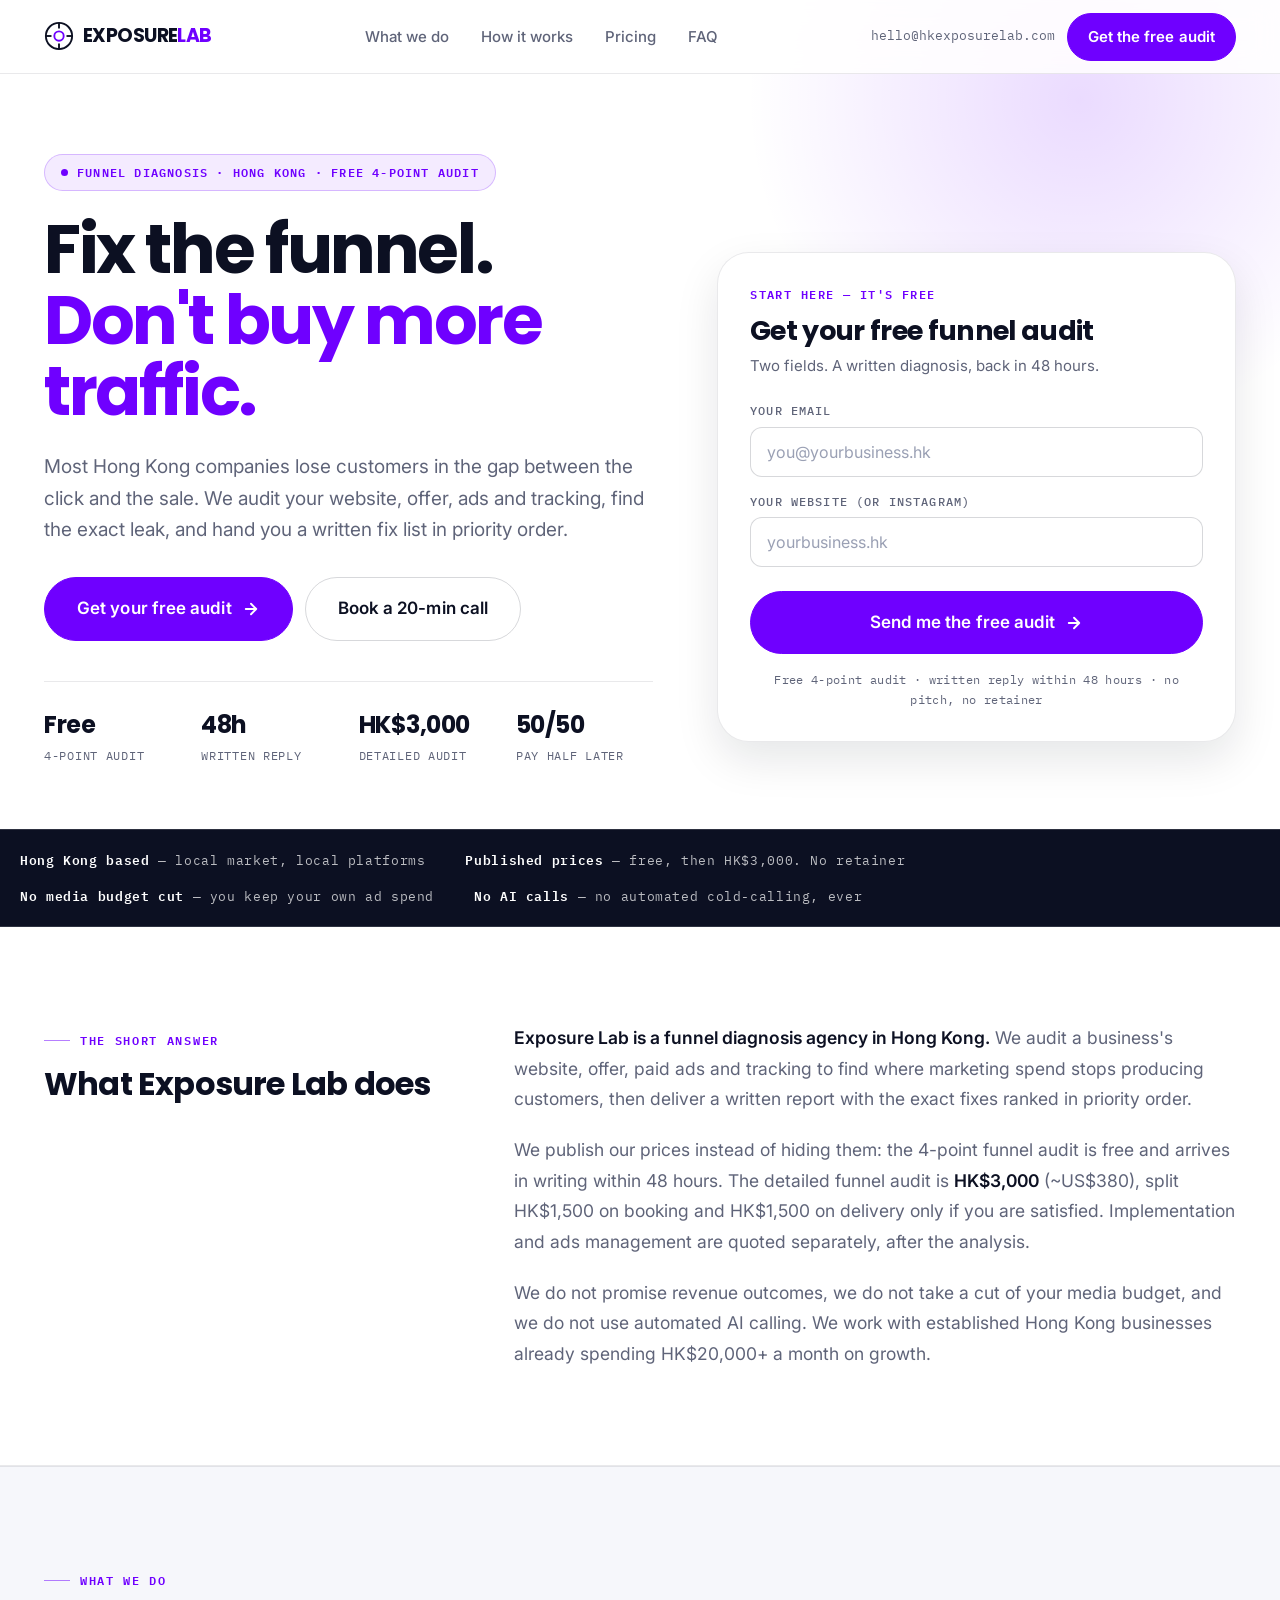
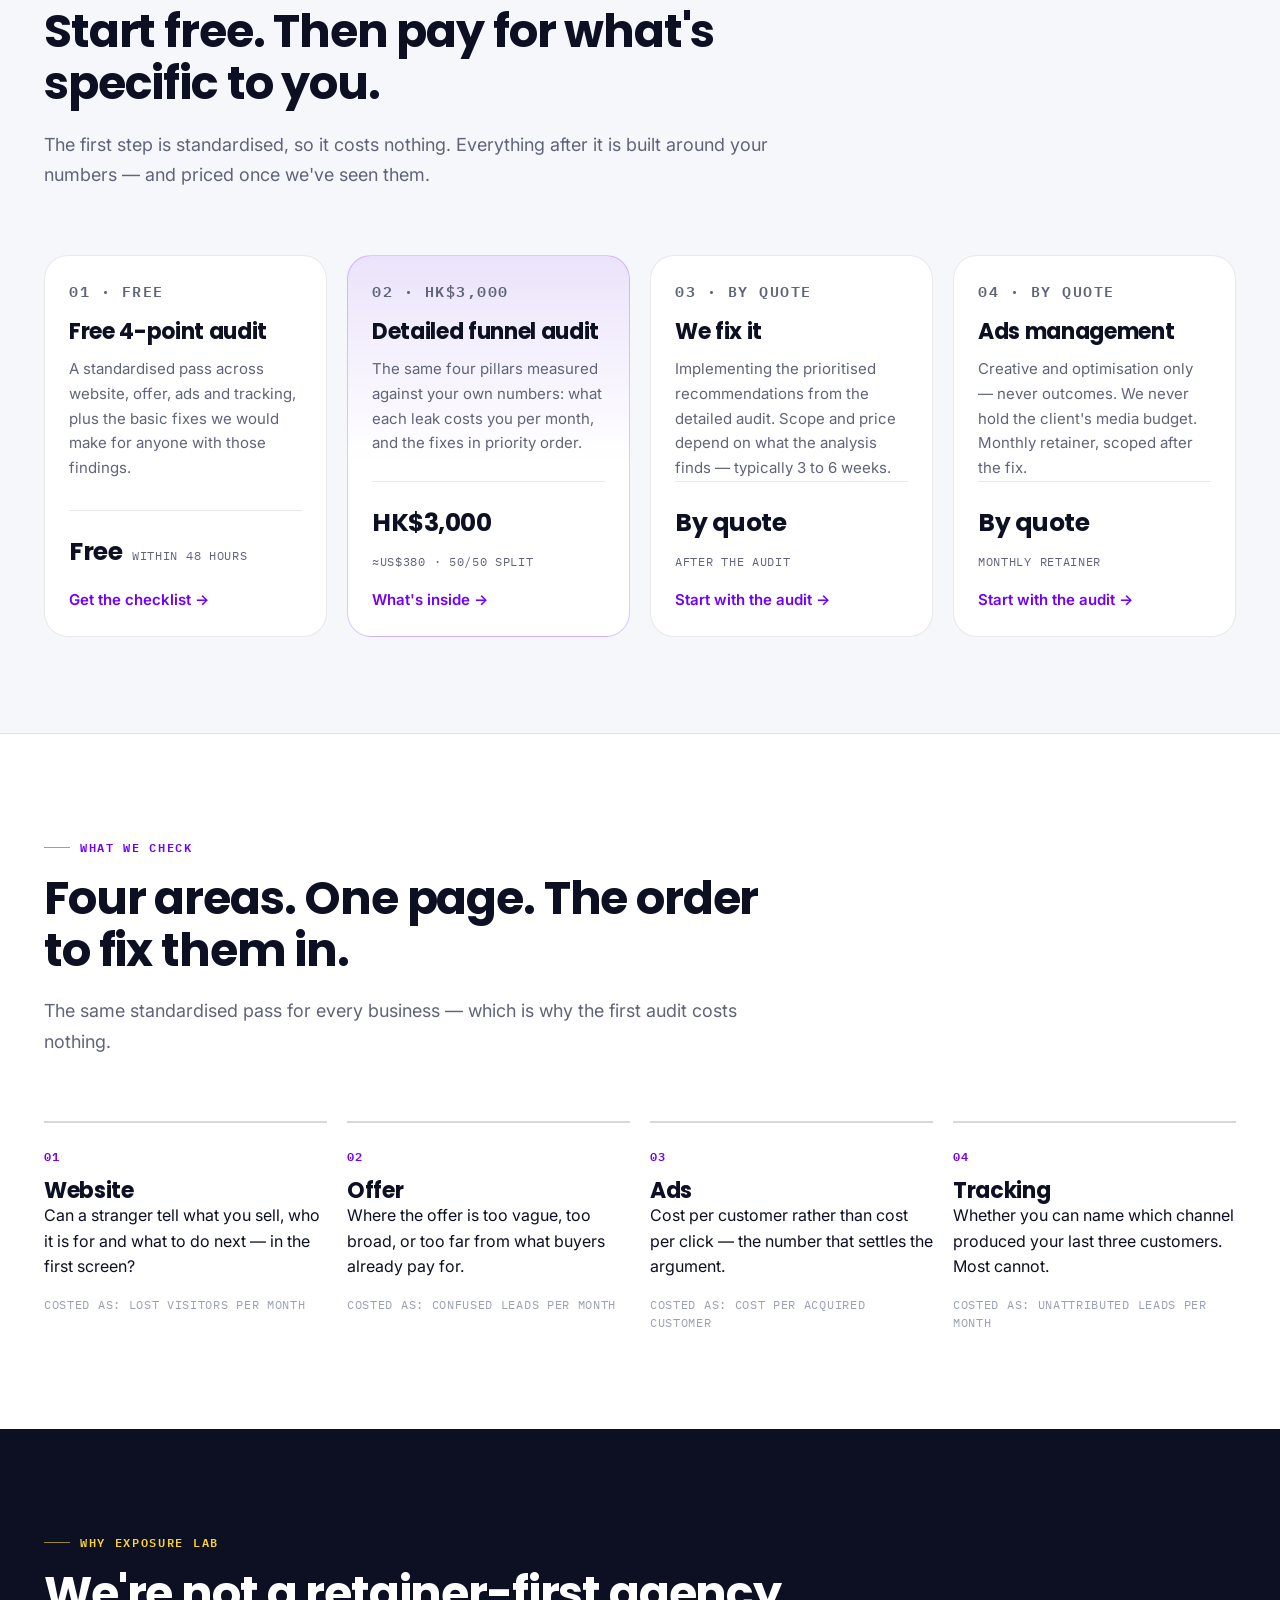
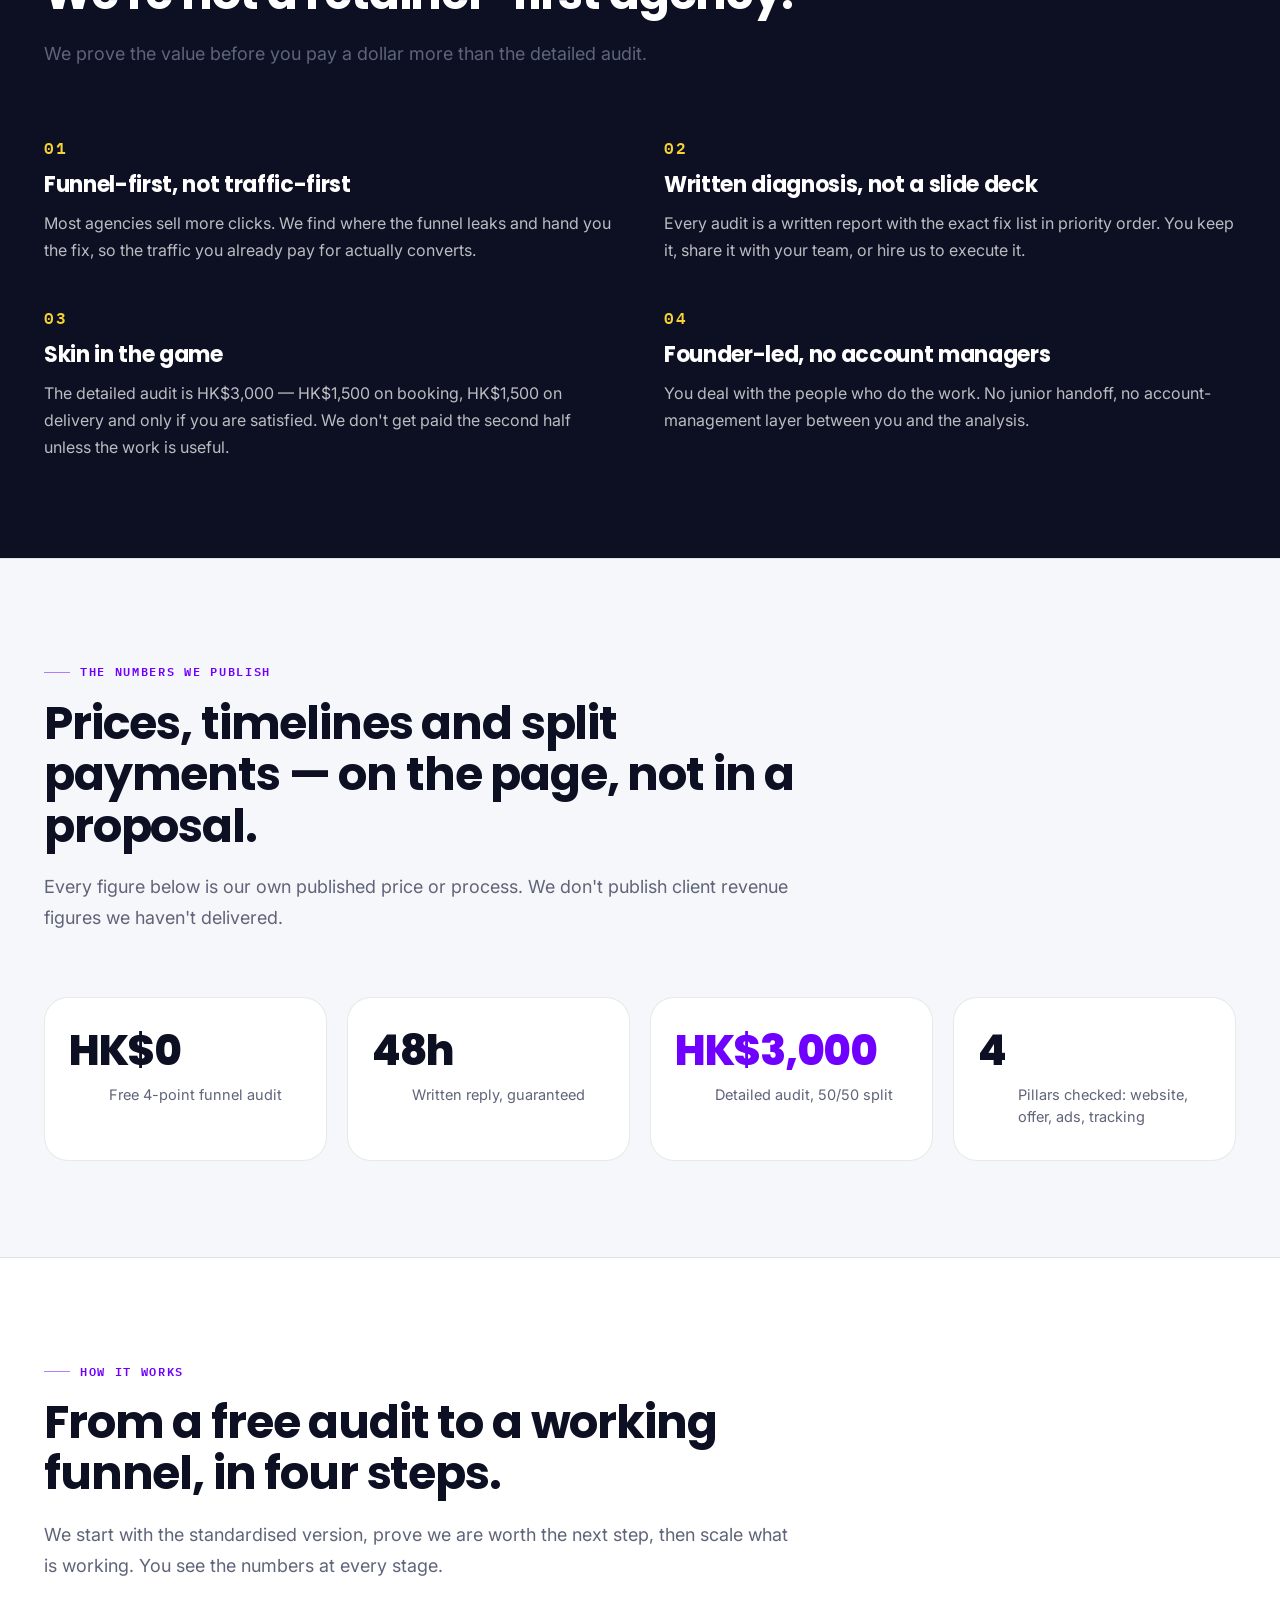
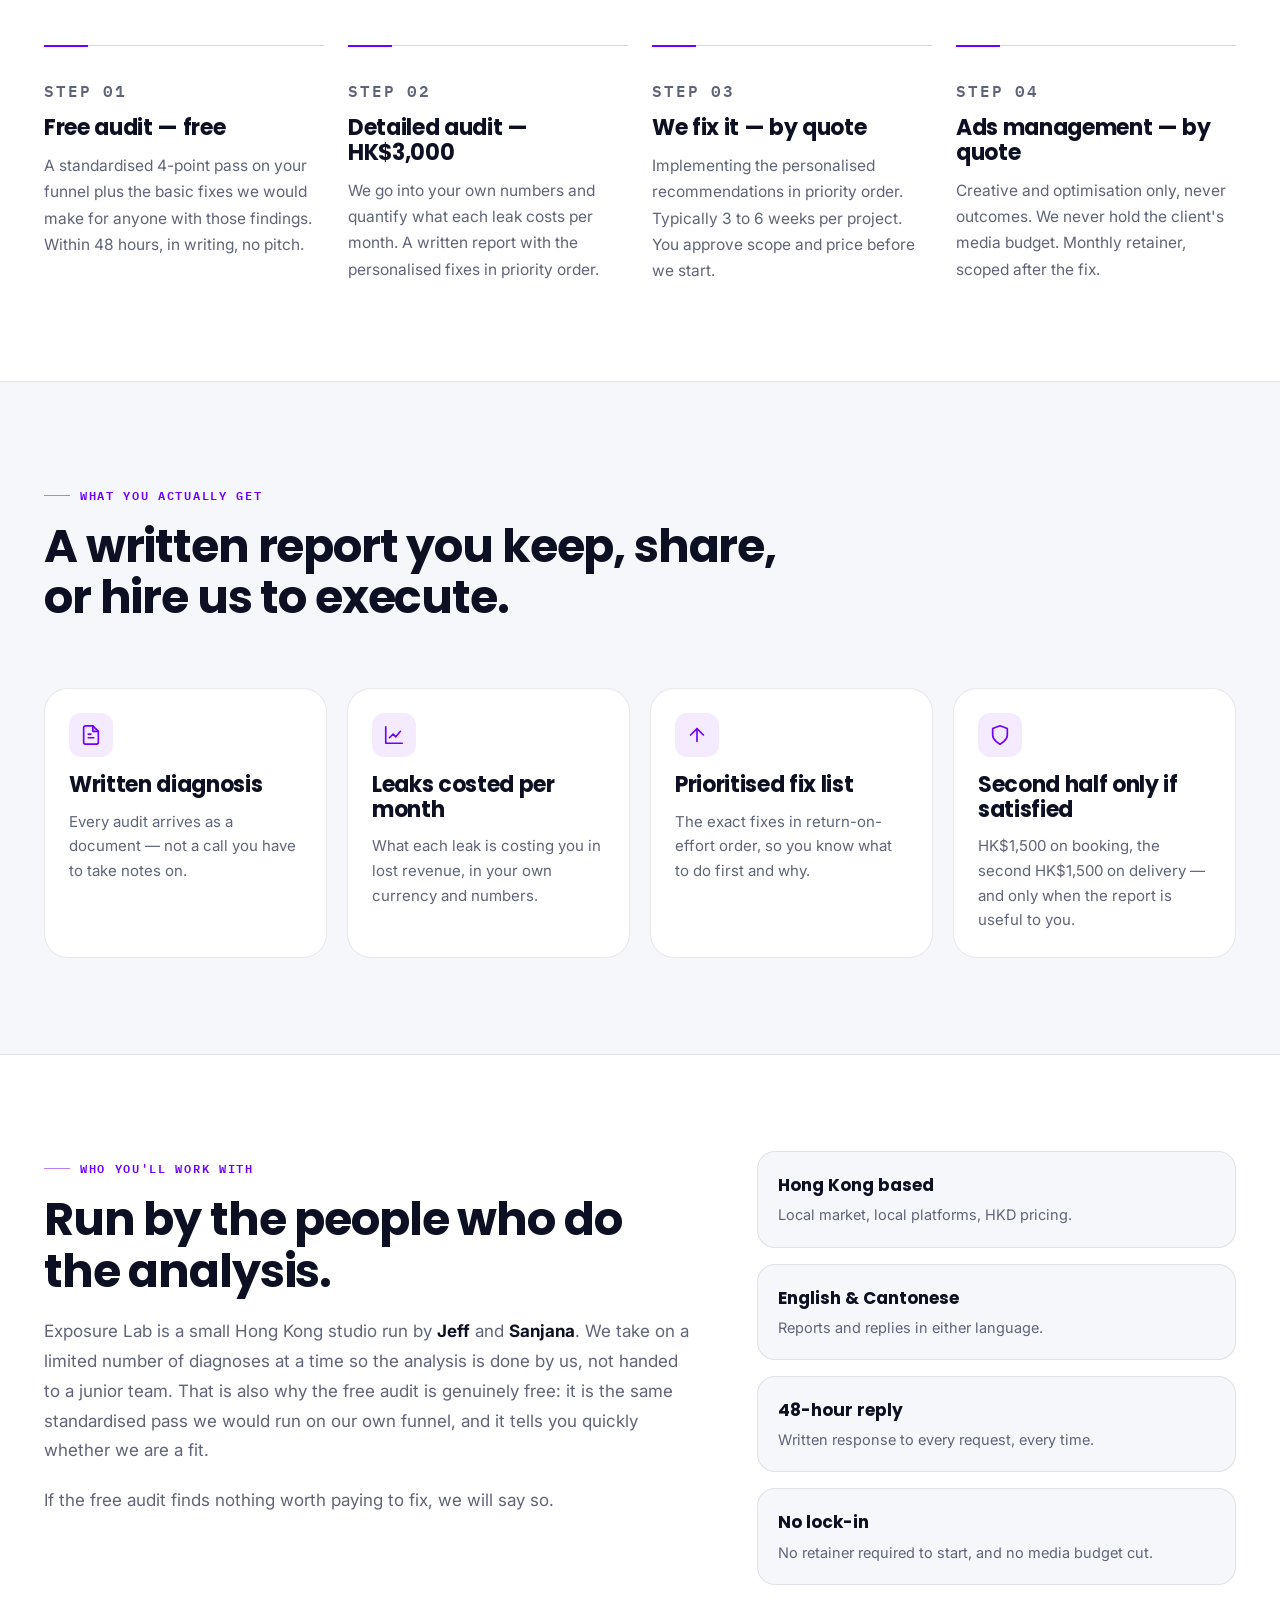
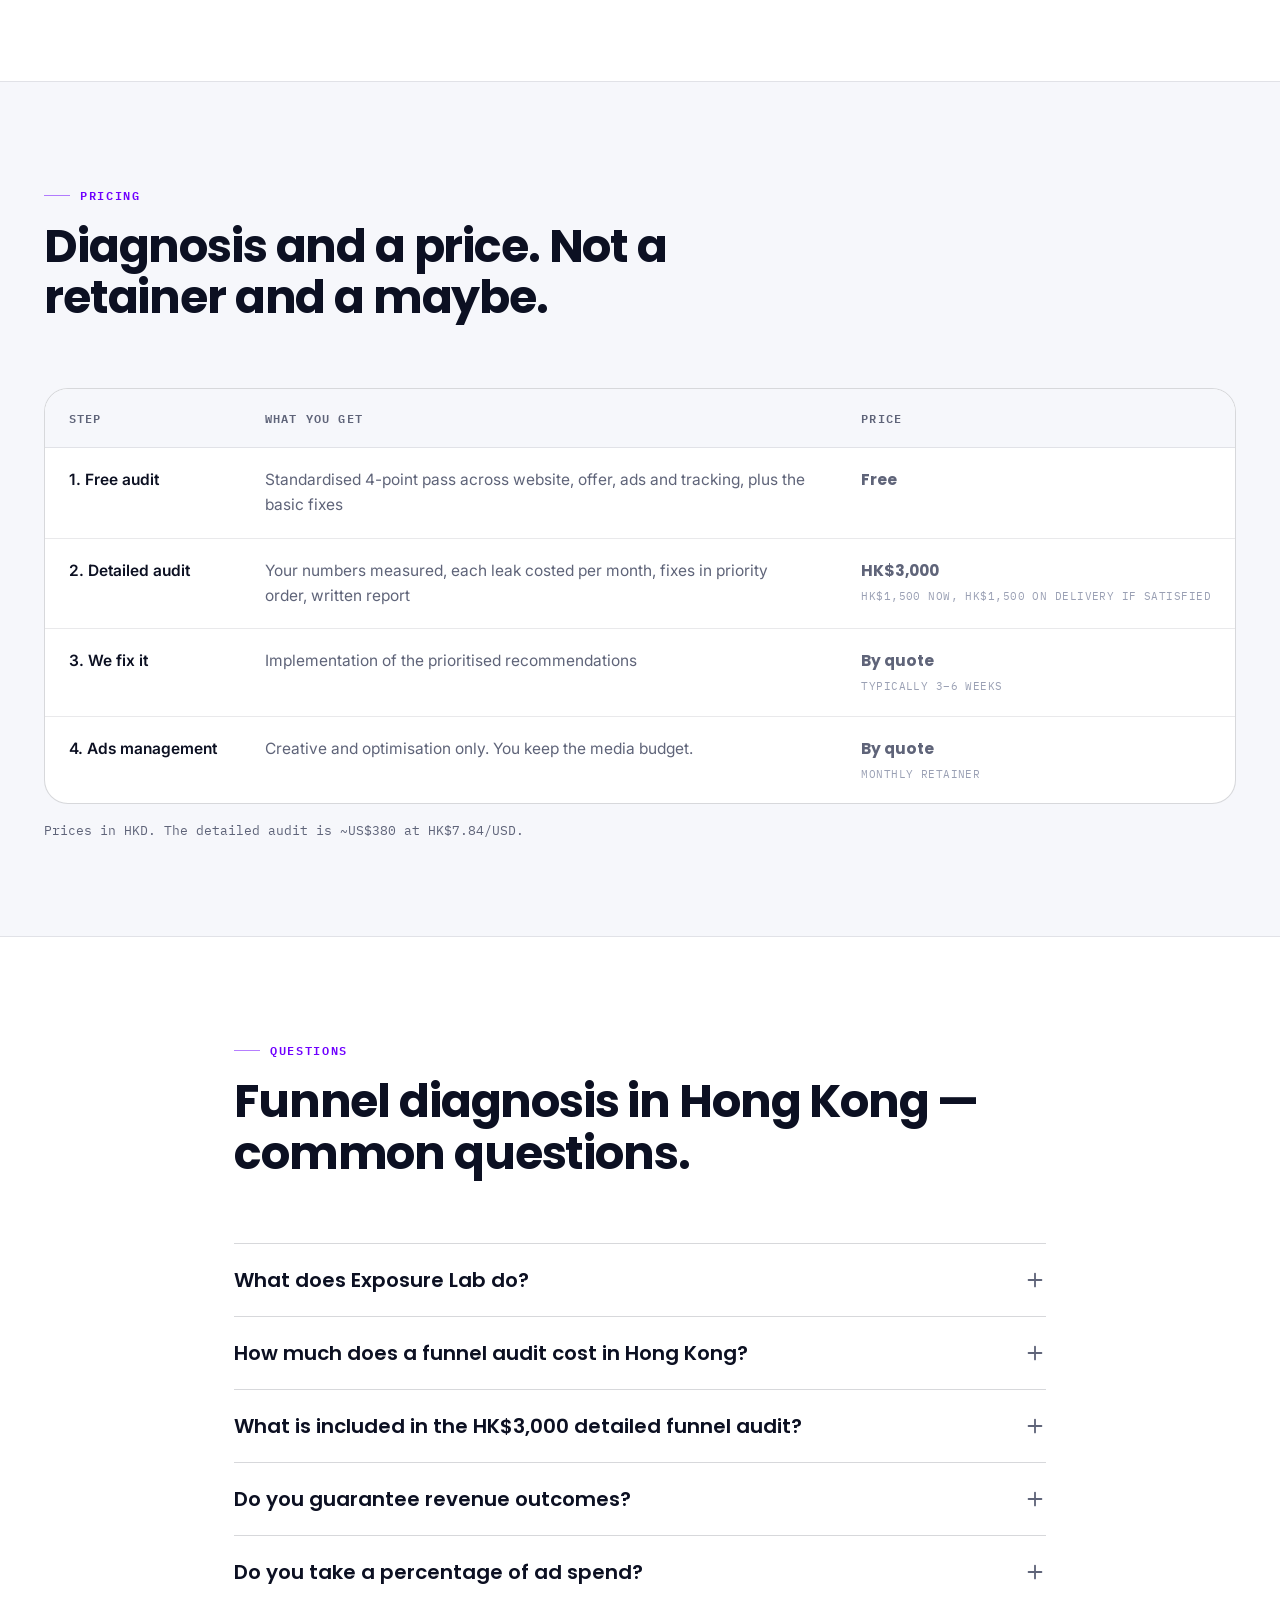
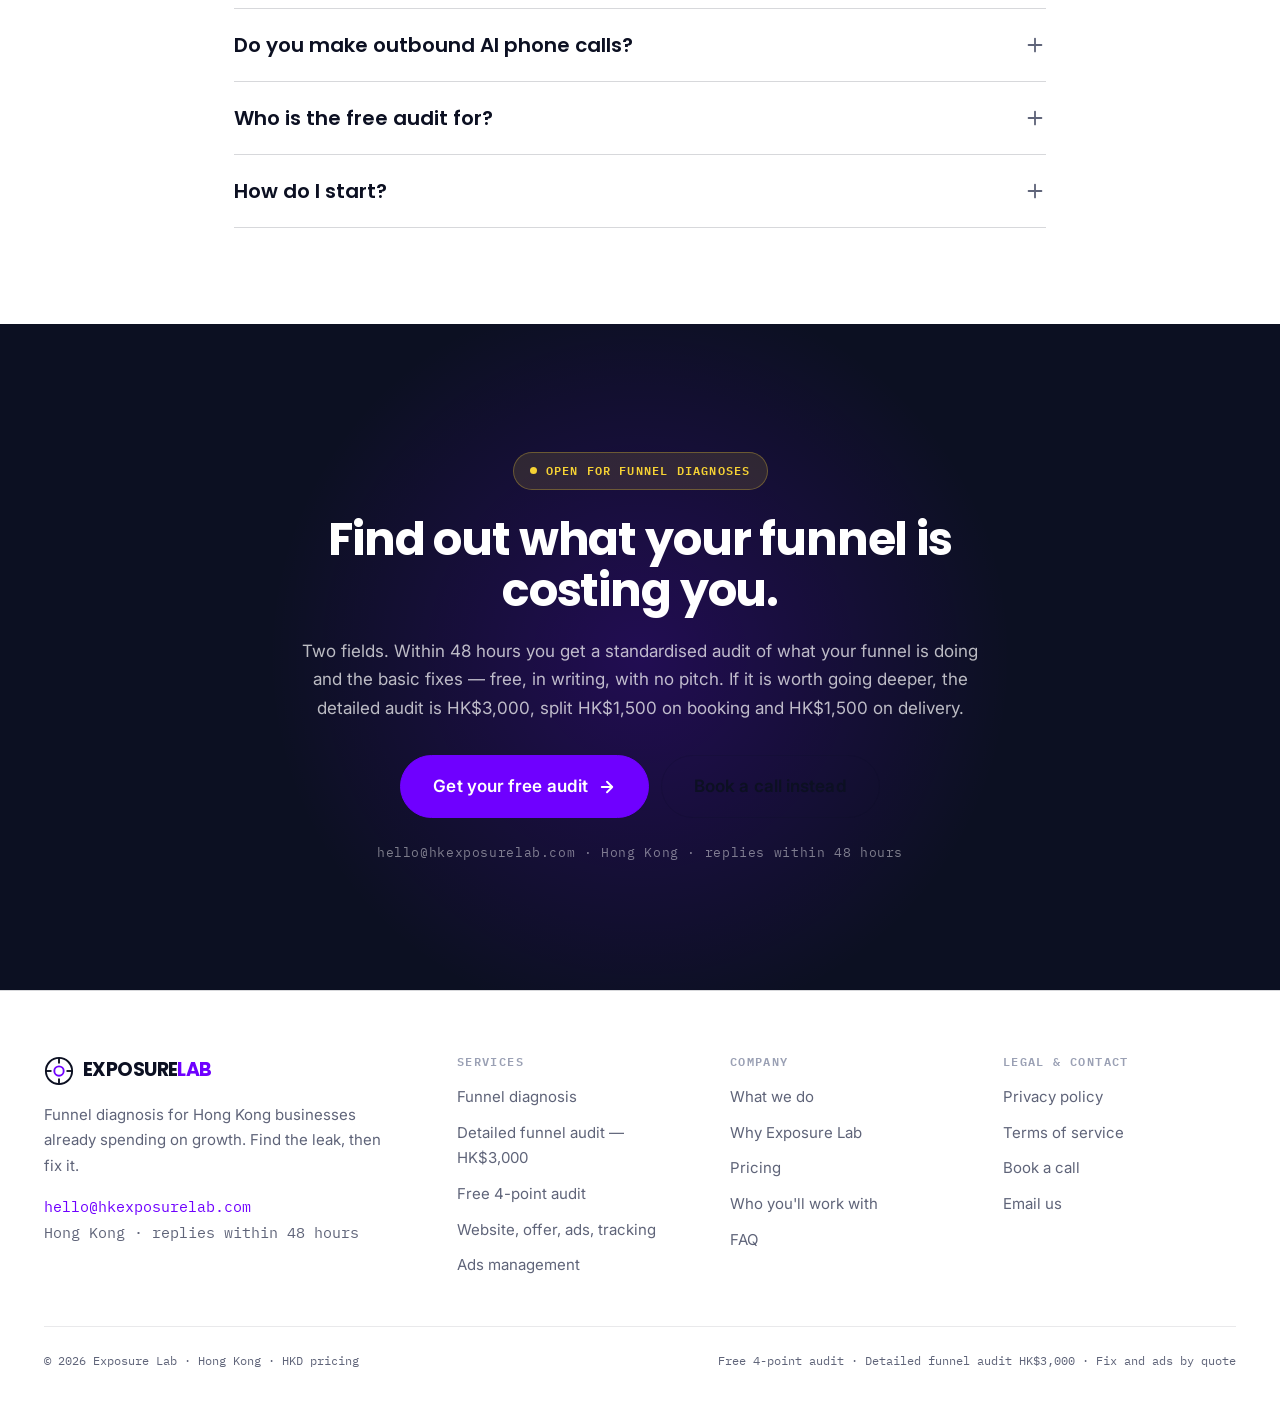
<file: index.html>
<!DOCTYPE html>
<html lang="en">
<head>
<meta charset="UTF-8">
<meta name="viewport" content="width=device-width, initial-scale=1.0, viewport-fit=cover">
<meta name="theme-color" content="#0c1022">
<title>Exposure Lab — Funnel Diagnosis Agency in Hong Kong | Free 4-Point Audit</title>
<meta name="description" content="Exposure Lab is a funnel diagnosis agency in Hong Kong. We find where marketing spend stops producing customers across website, offer, ads and tracking, and hand you a written fix list. Free 4-point audit first; detailed funnel audit HK$3,000 (HK$1,500 on booking, HK$1,500 on delivery only if satisfied). For HK businesses already spending HK$20,000+ a month.">
<meta name="keywords" content="funnel diagnosis Hong Kong, marketing audit Hong Kong, conversion rate optimisation HK, digital marketing agency Hong Kong, funnel leak, CRO consultant Hong Kong">
<link rel="canonical" href="https://hkexposurelab.com/">
<link rel="icon" href="/favicon.svg" type="image/svg+xml">
<meta property="og:title" content="Exposure Lab — Funnel Diagnosis Agency in Hong Kong">
<meta property="og:description" content="We find where your marketing spend stops producing customers. Free 4-point audit. Detailed funnel audit HK$3,000 with a written fix list.">
<meta property="og:url" content="https://hkexposurelab.com/">
<meta property="og:type" content="website">
<meta property="og:site_name" content="Exposure Lab">
<meta property="og:image" content="https://hkexposurelab.com/og-image.png">
<meta property="og:image:width" content="1200">
<meta property="og:image:height" content="630">
<meta name="twitter:card" content="summary_large_image">
<meta name="twitter:title" content="Exposure Lab — Funnel Diagnosis Agency in Hong Kong">
<meta name="twitter:description" content="We find where your marketing spend stops producing customers. Free 4-point audit. Detailed funnel audit HK$3,000 with a written fix list.">
<meta name="twitter:image" content="https://hkexposurelab.com/og-image.png">
<meta name="robots" content="index, follow, max-snippet:-1, max-image-preview:large, max-video-preview:-1">
<meta name="googlebot" content="index, follow">
<meta name="author" content="Exposure Lab">
<meta name="geo.region" content="HK">
<meta name="geo.placename" content="Hong Kong">

<script type="application/ld+json">
{"@context":"https://schema.org","@graph":[
{"@type":"Organization","@id":"https://hkexposurelab.com/#org","name":"Exposure Lab","url":"https://hkexposurelab.com/","email":"hello@hkexposurelab.com","description":"Funnel diagnosis agency in Hong Kong. We find where marketing spend stops producing customers and deliver a written fix list.","areaServed":{"@type":"Country","name":"Hong Kong"},"knowsAbout":["Funnel diagnosis","Conversion rate optimisation","Marketing audit","Paid ads measurement","Attribution and tracking"],"contactPoint":{"@type":"ContactPoint","contactType":"sales","email":"hello@hkexposurelab.com","availableLanguage":["en","zh-Hant"]}},
{"@type":"WebSite","@id":"https://hkexposurelab.com/#website","url":"https://hkexposurelab.com/","name":"Exposure Lab","inLanguage":"en-HK","publisher":{"@id":"https://hkexposurelab.com/#org"}},
{"@type":"ProfessionalService","@id":"https://hkexposurelab.com/#service","name":"Exposure Lab","description":"Funnel diagnosis for Hong Kong businesses already spending on growth. Free 4-point audit, then a HK$3,000 detailed funnel audit with a written fix list.","priceRange":"HKD 0 - 3000","areaServed":{"@type":"Country","name":"Hong Kong"},"serviceType":["Funnel diagnosis","Digital marketing audit","Conversion rate optimisation"],"hasOfferCatalog":{"@type":"OfferCatalog","name":"Exposure Lab offer ladder","itemListElement":[
{"@type":"Offer","name":"Free 4-point funnel audit","price":"0","priceCurrency":"HKD","description":"Standardised audit of website, offer, ads and tracking, plus the basic fixes. Written reply within 48 hours.","itemOffered":{"@type":"Service","name":"Free 4-point funnel audit"}},
{"@type":"Offer","name":"Detailed funnel audit","price":"3000","priceCurrency":"HKD","description":"Your own numbers measured, each leak costed per month, and the fixes ranked. HK$1,500 on booking, HK$1,500 on delivery only if satisfied.","itemOffered":{"@type":"Service","name":"Detailed funnel audit"}},
{"@type":"Offer","name":"The fix","priceCurrency":"HKD","description":"Implementing the prioritised recommendations from the detailed audit. Quoted per project, typically 3 to 6 weeks.","itemOffered":{"@type":"Service","name":"Funnel implementation"}},
{"@type":"Offer","name":"Ads management","priceCurrency":"HKD","description":"Creative and optimisation only, never outcomes. Monthly retainer. Exposure Lab never holds the client's media budget.","itemOffered":{"@type":"Service","name":"Ads management"}}
]}},
{"@type":"FAQPage","@id":"https://hkexposurelab.com/#faq","mainEntity":[
{"@type":"Question","name":"What does Exposure Lab do?","acceptedAnswer":{"@type":"Answer","text":"Exposure Lab is a funnel diagnosis agency in Hong Kong. We audit a business's website, offer, ads and tracking to find where marketing spend stops producing customers, then deliver a written report with the exact fixes ranked in priority order."}},
{"@type":"Question","name":"How much does a funnel audit cost in Hong Kong?","acceptedAnswer":{"@type":"Answer","text":"The 4-point funnel audit is free and delivered in writing within 48 hours. The detailed funnel audit is HK$3,000 (about US$380), split HK$1,500 on booking and HK$1,500 on delivery only if satisfied."}},
{"@type":"Question","name":"What is included in the HK$3,000 detailed funnel audit?","acceptedAnswer":{"@type":"Answer","text":"Your own numbers measured across website, offer, ads and tracking; what each leak costs per month; and a personalised fix list in priority order. You receive a written report you keep."}},
{"@type":"Question","name":"Does Exposure Lab guarantee revenue outcomes?","acceptedAnswer":{"@type":"Answer","text":"No. We diagnose and deliver a written fix list. Implementation is a separate step, quoted after the analysis. We never promise revenue outcomes."}},
{"@type":"Question","name":"Does Exposure Lab take a percentage of ad spend?","acceptedAnswer":{"@type":"Answer","text":"Never. Exposure Lab charges a flat monthly retainer for creative and optimisation only. The client holds the media budget directly."}},
{"@type":"Question","name":"Does Exposure Lab make outbound AI phone calls?","acceptedAnswer":{"@type":"Answer","text":"No. Exposure Lab does not make AI outbound calls or automated cold calls."}},
{"@type":"Question","name":"Who is the free audit for?","acceptedAnswer":{"@type":"Answer","text":"Established Hong Kong businesses already spending HK$20,000 or more per month on marketing. It is not aimed at startups or craft shops."}}
]}
]}
</script>

<link rel="preconnect" href="https://fonts.googleapis.com">
<link rel="preconnect" href="https://fonts.gstatic.com" crossorigin>
<link href="https://fonts.googleapis.com/css2?family=Poppins:wght@500;600;700;800&family=Inter:wght@400;500;600&family=IBM+Plex+Mono:wght@400;500;600&display=swap" rel="stylesheet">
<link rel="stylesheet" href="site.css">
</head>
<body data-form-context="landing page">
<a class="skip" href="#main">Skip to content</a>

<!-- ══ HEADER ══ -->
<header class="header" id="header">
  <div class="header-inner">
    <a href="/" class="brand" aria-label="Exposure Lab — home">
      <svg class="brand-mark" viewBox="0 0 32 32" fill="none" aria-hidden="true">
        <circle cx="16" cy="16" r="14" stroke="currentColor" stroke-width="2"/>
        <circle cx="16" cy="16" r="5" stroke="var(--accent)" stroke-width="2"/>
        <line x1="16" y1="2" x2="16" y2="8" stroke="currentColor" stroke-width="2"/>
        <line x1="16" y1="24" x2="16" y2="30" stroke="currentColor" stroke-width="2"/>
        <line x1="2" y1="16" x2="8" y2="16" stroke="currentColor" stroke-width="2"/>
        <line x1="24" y1="16" x2="30" y2="16" stroke="currentColor" stroke-width="2"/>
      </svg>
      <span>Exposure<span class="brand-accent">Lab</span></span>
    </a>

    <nav class="nav" id="main-nav" aria-label="Main">
      <a href="#services" class="nav-link">What we do</a>
      <a href="#process" class="nav-link">How it works</a>
      <a href="#pricing" class="nav-link">Pricing</a>
      <a href="#faq" class="nav-link">FAQ</a>
    </nav>

    <div class="header-cta">
      <a href="mailto:hello@hkexposurelab.com" class="header-mail">hello@hkexposurelab.com</a>
      <a href="#free-audit" class="btn btn-accent btn-sm">Get the free audit</a>
      <button class="mobile-menu-btn" aria-label="Toggle menu" aria-expanded="false" aria-controls="main-nav">
        <svg width="20" height="20" viewBox="0 0 24 24" fill="none" stroke="currentColor" stroke-width="2" stroke-linecap="round" aria-hidden="true"><line x1="3" y1="6" x2="21" y2="6"/><line x1="3" y1="12" x2="21" y2="12"/><line x1="3" y1="18" x2="21" y2="18"/></svg>
      </button>
    </div>
  </div>
</header>

<main id="main">

  <!-- ══ HERO ══ -->
  <section class="hero" aria-labelledby="hero-title">
    <div class="hero-glow" aria-hidden="true"></div>
    <div class="container">
      <div class="hero-grid">
        <div class="hero-copy">
          <p class="badge"><span class="badge-dot" aria-hidden="true"></span>Funnel diagnosis · Hong Kong · free 4-point audit</p>

          <h1 id="hero-title">Fix the funnel.<br><span class="h1-accent">Don't buy more traffic.</span></h1>

          <p class="hero-sub">Most Hong Kong companies lose customers in the gap between the click and the sale. We audit your website, offer, ads and tracking, find the exact leak, and hand you a written fix list in priority order.</p>

          <div class="hero-ctas">
            <a href="#free-audit" class="btn btn-accent btn-lg">Get your free audit
              <svg class="arrow" width="18" height="18" viewBox="0 0 24 24" fill="none" stroke="currentColor" stroke-width="2.5" stroke-linecap="round" stroke-linejoin="round" aria-hidden="true"><path d="M5 12h14M12 5l7 7-7 7"/></svg>
            </a>
            <a href="https://calendly.com/exposurelabshk/free-audit" class="btn btn-ghost-dark btn-lg" rel="noopener">Book a 20-min call</a>
          </div>

          <dl class="hero-stats">
            <div><dt>Free</dt><dd>4-point audit</dd></div>
            <div><dt>48h</dt><dd>written reply</dd></div>
            <div><dt>HK$3,000</dt><dd>detailed audit</dd></div>
            <div><dt>50/50</dt><dd>pay half later</dd></div>
          </dl>
        </div>

        <!-- the one ask: two fields, right here -->
        <aside class="panel" id="free-audit" aria-labelledby="panel-title">
          <div class="panel-head">
            <p class="panel-eyebrow">Start here — it's free</p>
            <h2 class="panel-title" id="panel-title">Get your free funnel audit</h2>
            <p class="panel-sub">Two fields. A written diagnosis, back in 48 hours.</p>
          </div>

          <form class="audit-form" id="audit-form" novalidate>
            <div class="form-field">
              <label for="email" class="form-label">Your email</label>
              <input type="email" id="email" name="email" class="form-input" placeholder="you@yourbusiness.hk" autocomplete="email" inputmode="email" required aria-describedby="email-error">
              <p class="form-error" id="email-error" role="alert" hidden></p>
            </div>
            <div class="form-field">
              <label for="site" class="form-label">Your website (or Instagram)</label>
              <input type="text" id="site" name="site" class="form-input" placeholder="yourbusiness.hk" autocomplete="url" required aria-describedby="site-error">
              <p class="form-error" id="site-error" role="alert" hidden></p>
            </div>
            <input class="hp" type="text" name="company_url" tabindex="-1" autocomplete="off" aria-hidden="true">
            <button type="submit" class="btn btn-accent btn-lg form-submit">Send me the free audit
              <svg class="arrow" width="18" height="18" viewBox="0 0 24 24" fill="none" stroke="currentColor" stroke-width="2.5" stroke-linecap="round" stroke-linejoin="round" aria-hidden="true"><path d="M5 12h14M12 5l7 7-7 7"/></svg>
            </button>
            <p class="form-micro">Free 4-point audit · written reply within 48 hours · no pitch, no retainer</p>
            <p class="form-status" id="form-status" role="status" aria-live="polite"></p>
          </form>

          <div class="form-success" id="form-success" role="status" aria-live="polite" hidden>
            <div class="success-mark" aria-hidden="true">
              <svg width="22" height="22" viewBox="0 0 24 24" fill="none" stroke="currentColor" stroke-width="2.5" stroke-linecap="round" stroke-linejoin="round"><path d="M20 6L9 17l-5-5"/></svg>
            </div>
            <h3>Audit on its way.</h3>
            <p>We'll send the 4-point diagnosis to <strong id="success-email">you</strong> within 48 hours — with the one thing we'd fix first.</p>
            <ul class="success-list">
              <li>Day 0 — a confirmation email from hello@hkexposurelab.com</li>
              <li>Within 48h — the written audit and the first fix</li>
              <li>Only if you want it — the HK$3,000 detailed audit</li>
            </ul>
            <a href="https://calendly.com/exposurelabshk/free-audit" class="btn btn-secondary btn-sm" rel="noopener">Book a call instead</a>
          </div>
        </aside>
      </div>
    </div>
  </section>

  <!-- ══ TRUST STRIP ══ -->
  <section class="strip" aria-label="How we work">
    <div class="container strip-inner">
      <span class="strip-item"><strong>Hong Kong based</strong> — local market, local platforms</span>
      <span class="strip-item"><strong>Published prices</strong> — free, then HK$3,000. No retainer</span>
      <span class="strip-item"><strong>No media budget cut</strong> — you keep your own ad spend</span>
      <span class="strip-item"><strong>No AI calls</strong> — no automated cold-calling, ever</span>
    </div>
  </section>

  <!-- ══ ANSWER BLOCK (written for humans and for AI assistants) ══ -->
  <section class="section answer" id="what-we-do" aria-labelledby="answer-title">
    <div class="container answer-grid">
      <div>
        <p class="eyebrow">The short answer</p>
        <h2 id="answer-title" class="answer-h2">What Exposure Lab does</h2>
      </div>
      <div class="answer-body">
        <p><strong>Exposure Lab is a funnel diagnosis agency in Hong Kong.</strong> We audit a business's website, offer, paid ads and tracking to find where marketing spend stops producing customers, then deliver a written report with the exact fixes ranked in priority order.</p>
        <p>We publish our prices instead of hiding them: the 4-point funnel audit is free and arrives in writing within 48 hours. The detailed funnel audit is <strong>HK$3,000</strong> (~US$380), split HK$1,500 on booking and HK$1,500 on delivery only if you are satisfied. Implementation and ads management are quoted separately, after the analysis.</p>
        <p>We do not promise revenue outcomes, we do not take a cut of your media budget, and we do not use automated AI calling. We work with established Hong Kong businesses already spending HK$20,000+ a month on growth.</p>
      </div>
    </div>
  </section>

  <!-- ══ OFFER LADDER ══ -->
  <section class="section section-light" id="services" aria-labelledby="services-title">
    <div class="container">
      <header class="section-head reveal">
        <p class="eyebrow">What we do</p>
        <h2 id="services-title">Start free. Then pay for what's specific to you.</h2>
        <p class="section-sub">The first step is standardised, so it costs nothing. Everything after it is built around your numbers — and priced once we've seen them.</p>
      </header>

      <div class="cards-4">
        <article class="card reveal">
          <p class="card-step">01 · Free</p>
          <h3>Free 4-point audit</h3>
          <p>A standardised pass across website, offer, ads and tracking, plus the basic fixes we would make for anyone with those findings.</p>
          <p class="card-price"><span class="price">Free</span><span class="price-note">within 48 hours</span></p>
          <a href="/free-audit" class="card-link">Get the checklist <span aria-hidden="true">→</span></a>
        </article>

        <article class="card card-featured reveal">
          <p class="card-step">02 · HK$3,000</p>
          <h3>Detailed funnel audit</h3>
          <p>The same four pillars measured against your own numbers: what each leak costs you per month, and the fixes in priority order.</p>
          <p class="card-price"><span class="price">HK$3,000</span><span class="price-note">≈US$380 · 50/50 split</span></p>
          <a href="/detailed-audit" class="card-link">What's inside <span aria-hidden="true">→</span></a>
        </article>

        <article class="card reveal">
          <p class="card-step">03 · By quote</p>
          <h3>We fix it</h3>
          <p>Implementing the prioritised recommendations from the detailed audit. Scope and price depend on what the analysis finds — typically 3 to 6 weeks.</p>
          <p class="card-price"><span class="price">By quote</span><span class="price-note">after the audit</span></p>
          <a href="#free-audit" class="card-link">Start with the audit <span aria-hidden="true">→</span></a>
        </article>

        <article class="card reveal">
          <p class="card-step">04 · By quote</p>
          <h3>Ads management</h3>
          <p>Creative and optimisation only — never outcomes. We never hold the client's media budget. Monthly retainer, scoped after the fix.</p>
          <p class="card-price"><span class="price">By quote</span><span class="price-note">monthly retainer</span></p>
          <a href="#free-audit" class="card-link">Start with the audit <span aria-hidden="true">→</span></a>
        </article>
      </div>
    </div>
  </section>

  <!-- ══ THE FOUR PILLARS ══ -->
  <section class="section" id="pillars" aria-labelledby="pillars-title">
    <div class="container">
      <header class="section-head reveal">
        <p class="eyebrow">What we check</p>
        <h2 id="pillars-title">Four areas. One page. The order to fix them in.</h2>
        <p class="section-sub">The same standardised pass for every business — which is why the first audit costs nothing.</p>
      </header>

      <div class="cards-4 pillars">
        <article class="pillar reveal">
          <p class="pillar-num">01</p>
          <h3>Website</h3>
          <p>Can a stranger tell what you sell, who it is for and what to do next — in the first screen?</p>
          <p class="pillar-cost">Costed as: lost visitors per month</p>
        </article>
        <article class="pillar reveal">
          <p class="pillar-num">02</p>
          <h3>Offer</h3>
          <p>Where the offer is too vague, too broad, or too far from what buyers already pay for.</p>
          <p class="pillar-cost">Costed as: confused leads per month</p>
        </article>
        <article class="pillar reveal">
          <p class="pillar-num">03</p>
          <h3>Ads</h3>
          <p>Cost per customer rather than cost per click — the number that settles the argument.</p>
          <p class="pillar-cost">Costed as: cost per acquired customer</p>
        </article>
        <article class="pillar reveal">
          <p class="pillar-num">04</p>
          <h3>Tracking</h3>
          <p>Whether you can name which channel produced your last three customers. Most cannot.</p>
          <p class="pillar-cost">Costed as: unattributed leads per month</p>
        </article>
      </div>
    </div>
  </section>

  <!-- ══ WHY US (numbered, first-page style) ══ -->
  <section class="section section-dark" id="why" aria-labelledby="why-title">
    <div class="container">
      <header class="section-head reveal">
        <p class="eyebrow eyebrow-dark">Why Exposure Lab</p>
        <h2 id="why-title" class="on-dark">We're not a retainer-first agency.</h2>
        <p class="section-sub on-dark-soft">We prove the value before you pay a dollar more than the detailed audit.</p>
      </header>

      <ol class="reasons">
        <li class="reason reveal">
          <p class="reason-num">01</p>
          <h3 class="on-dark">Funnel-first, not traffic-first</h3>
          <p class="on-dark-soft">Most agencies sell more clicks. We find where the funnel leaks and hand you the fix, so the traffic you already pay for actually converts.</p>
        </li>
        <li class="reason reveal">
          <p class="reason-num">02</p>
          <h3 class="on-dark">Written diagnosis, not a slide deck</h3>
          <p class="on-dark-soft">Every audit is a written report with the exact fix list in priority order. You keep it, share it with your team, or hire us to execute it.</p>
        </li>
        <li class="reason reveal">
          <p class="reason-num">03</p>
          <h3 class="on-dark">Skin in the game</h3>
          <p class="on-dark-soft">The detailed audit is HK$3,000 — HK$1,500 on booking, HK$1,500 on delivery and only if you are satisfied. We don't get paid the second half unless the work is useful.</p>
        </li>
        <li class="reason reveal">
          <p class="reason-num">04</p>
          <h3 class="on-dark">Founder-led, no account managers</h3>
          <p class="on-dark-soft">You deal with the people who do the work. No junior handoff, no account-management layer between you and the analysis.</p>
        </li>
      </ol>
    </div>
  </section>

  <!-- ══ METRICS ══ -->
  <section class="section section-light" id="proof" aria-labelledby="proof-title">
    <div class="container">
      <header class="section-head reveal">
        <p class="eyebrow">The numbers we publish</p>
        <h2 id="proof-title">Prices, timelines and split payments — on the page, not in a proposal.</h2>
        <p class="section-sub">Every figure below is our own published price or process. We don't publish client revenue figures we haven't delivered.</p>
      </header>

      <dl class="metrics">
        <div class="metric reveal"><dt class="metric-value">HK$0</dt><dd class="metric-label">Free 4-point funnel audit</dd></div>
        <div class="metric reveal"><dt class="metric-value">48h</dt><dd class="metric-label">Written reply, guaranteed</dd></div>
        <div class="metric reveal"><dt class="metric-value accent-value">HK$3,000</dt><dd class="metric-label">Detailed audit, 50/50 split</dd></div>
        <div class="metric reveal"><dt class="metric-value">4</dt><dd class="metric-label">Pillars checked: website, offer, ads, tracking</dd></div>
      </dl>
    </div>
  </section>

  <!-- ══ PROCESS ══ -->
  <section class="section" id="process" aria-labelledby="process-title">
    <div class="container">
      <header class="section-head reveal">
        <p class="eyebrow">How it works</p>
        <h2 id="process-title">From a free audit to a working funnel, in four steps.</h2>
        <p class="section-sub">We start with the standardised version, prove we are worth the next step, then scale what is working. You see the numbers at every stage.</p>
      </header>

      <ol class="steps">
        <li class="step reveal">
          <p class="step-num">Step 01</p>
          <h3>Free audit — free</h3>
          <p>A standardised 4-point pass on your funnel plus the basic fixes we would make for anyone with those findings. Within 48 hours, in writing, no pitch.</p>
        </li>
        <li class="step reveal">
          <p class="step-num">Step 02</p>
          <h3>Detailed audit — HK$3,000</h3>
          <p>We go into your own numbers and quantify what each leak costs per month. A written report with the personalised fixes in priority order.</p>
        </li>
        <li class="step reveal">
          <p class="step-num">Step 03</p>
          <h3>We fix it — by quote</h3>
          <p>Implementing the personalised recommendations in priority order. Typically 3 to 6 weeks per project. You approve scope and price before we start.</p>
        </li>
        <li class="step reveal">
          <p class="step-num">Step 04</p>
          <h3>Ads management — by quote</h3>
          <p>Creative and optimisation only, never outcomes. We never hold the client's media budget. Monthly retainer, scoped after the fix.</p>
        </li>
      </ol>
    </div>
  </section>

  <!-- ══ WHAT YOU GET ══ -->
  <section class="section section-light" id="deliverables" aria-labelledby="deliverables-title">
    <div class="container">
      <header class="section-head reveal">
        <p class="eyebrow">What you actually get</p>
        <h2 id="deliverables-title">A written report you keep, share, or hire us to execute.</h2>
      </header>

      <div class="cards-4">
        <article class="card reveal">
          <div class="card-icon" aria-hidden="true"><svg width="22" height="22" viewBox="0 0 24 24" fill="none" stroke="currentColor" stroke-width="1.8" stroke-linecap="round" stroke-linejoin="round"><path d="M14 2H6a2 2 0 0 0-2 2v16a2 2 0 0 0 2 2h12a2 2 0 0 0 2-2V8z"/><path d="M14 2v6h6"/><path d="M9 15h6M9 11h3"/></svg></div>
          <h3>Written diagnosis</h3>
          <p>Every audit arrives as a document — not a call you have to take notes on.</p>
        </article>
        <article class="card reveal">
          <div class="card-icon" aria-hidden="true"><svg width="22" height="22" viewBox="0 0 24 24" fill="none" stroke="currentColor" stroke-width="1.8" stroke-linecap="round" stroke-linejoin="round"><path d="M3 3v18h18"/><path d="M7 15l4-4 3 3 5-6"/></svg></div>
          <h3>Leaks costed per month</h3>
          <p>What each leak is costing you in lost revenue, in your own currency and numbers.</p>
        </article>
        <article class="card reveal">
          <div class="card-icon" aria-hidden="true"><svg width="22" height="22" viewBox="0 0 24 24" fill="none" stroke="currentColor" stroke-width="1.8" stroke-linecap="round" stroke-linejoin="round"><path d="M12 19V5"/><path d="M5 12l7-7 7 7"/></svg></div>
          <h3>Prioritised fix list</h3>
          <p>The exact fixes in return-on-effort order, so you know what to do first and why.</p>
        </article>
        <article class="card reveal">
          <div class="card-icon" aria-hidden="true"><svg width="22" height="22" viewBox="0 0 24 24" fill="none" stroke="currentColor" stroke-width="1.8" stroke-linecap="round" stroke-linejoin="round"><path d="M12 22s8-4 8-10V5l-8-3-8 3v7c0 6 8 10 8 10z"/></svg></div>
          <h3>Second half only if satisfied</h3>
          <p>HK$1,500 on booking, the second HK$1,500 on delivery — and only when the report is useful to you.</p>
        </article>
      </div>
    </div>
  </section>

  <!-- ══ FOUNDERS ══ -->
  <section class="section" id="team" aria-labelledby="team-title">
    <div class="container founders">
      <div>
        <p class="eyebrow">Who you'll work with</p>
        <h2 id="team-title">Run by the people who do the analysis.</h2>
        <p class="founders-copy">Exposure Lab is a small Hong Kong studio run by <strong>Jeff</strong> and <strong>Sanjana</strong>. We take on a limited number of diagnoses at a time so the analysis is done by us, not handed to a junior team. That is also why the free audit is genuinely free: it is the same standardised pass we would run on our own funnel, and it tells you quickly whether we are a fit.</p>
        <p class="founders-copy">If the free audit finds nothing worth paying to fix, we will say so.</p>
      </div>
      <ul class="cred-list">
        <li><strong>Hong Kong based</strong><span>Local market, local platforms, HKD pricing.</span></li>
        <li><strong>English &amp; Cantonese</strong><span>Reports and replies in either language.</span></li>
        <li><strong>48-hour reply</strong><span>Written response to every request, every time.</span></li>
        <li><strong>No lock-in</strong><span>No retainer required to start, and no media budget cut.</span></li>
      </ul>
    </div>
  </section>

  <!-- ══ PRICING SUMMARY ══ -->
  <section class="section section-light" id="pricing" aria-labelledby="pricing-title">
    <div class="container">
      <header class="section-head reveal">
        <p class="eyebrow">Pricing</p>
        <h2 id="pricing-title">Diagnosis and a price. Not a retainer and a maybe.</h2>
      </header>

      <div class="table-wrap reveal">
        <table class="table">
          <caption class="sr-only">Exposure Lab offer ladder: free 4-point audit, HK$3,000 detailed funnel audit, the fix and ads management by quote.</caption>
          <thead>
            <tr><th scope="col">Step</th><th scope="col">What you get</th><th scope="col">Price</th></tr>
          </thead>
          <tbody>
            <tr><th scope="row">1. Free audit</th><td data-col="What you get">Standardised 4-point pass across website, offer, ads and tracking, plus the basic fixes</td><td data-col="Price" class="table-price">Free</td></tr>
            <tr><th scope="row">2. Detailed audit</th><td data-col="What you get">Your numbers measured, each leak costed per month, fixes in priority order, written report</td><td data-col="Price" class="table-price">HK$3,000<br><span class="table-note">HK$1,500 now, HK$1,500 on delivery if satisfied</span></td></tr>
            <tr><th scope="row">3. We fix it</th><td data-col="What you get">Implementation of the prioritised recommendations</td><td data-col="Price" class="table-price">By quote<br><span class="table-note">typically 3–6 weeks</span></td></tr>
            <tr><th scope="row">4. Ads management</th><td data-col="What you get">Creative and optimisation only. You keep the media budget.</td><td data-col="Price" class="table-price">By quote<br><span class="table-note">monthly retainer</span></td></tr>
          </tbody>
        </table>
      </div>
      <p class="table-foot">Prices in HKD. The detailed audit is ~US$380 at HK$7.84/USD.</p>
    </div>
  </section>

  <!-- ══ FAQ ══ -->
  <section class="section" id="faq" aria-labelledby="faq-title">
    <div class="container container-narrow">
      <header class="section-head reveal">
        <p class="eyebrow">Questions</p>
        <h2 id="faq-title">Funnel diagnosis in Hong Kong — common questions.</h2>
      </header>

      <div class="faq">
        <article class="faq-item">
          <button class="faq-question" aria-expanded="false" aria-controls="faq-1">What does Exposure Lab do?<svg class="faq-icon" width="22" height="22" viewBox="0 0 24 24" fill="none" stroke="currentColor" stroke-width="2" stroke-linecap="round" aria-hidden="true"><path d="M12 5v14M5 12h14"/></svg></button>
          <div class="faq-answer" id="faq-1"><p>Exposure Lab is a funnel diagnosis agency in Hong Kong. We audit your website, offer, paid ads and tracking to find where marketing spend stops producing customers, then deliver a written report with the exact fixes ranked in priority order.</p></div>
        </article>

        <article class="faq-item">
          <button class="faq-question" aria-expanded="false" aria-controls="faq-2">How much does a funnel audit cost in Hong Kong?<svg class="faq-icon" width="22" height="22" viewBox="0 0 24 24" fill="none" stroke="currentColor" stroke-width="2" stroke-linecap="round" aria-hidden="true"><path d="M12 5v14M5 12h14"/></svg></button>
          <div class="faq-answer" id="faq-2"><p>The 4-point funnel audit is free and delivered in writing within 48 hours. The detailed funnel audit is HK$3,000 (~US$380), split HK$1,500 on booking and HK$1,500 on delivery — and only if you are satisfied with the report.</p></div>
        </article>

        <article class="faq-item">
          <button class="faq-question" aria-expanded="false" aria-controls="faq-3">What is included in the HK$3,000 detailed funnel audit?<svg class="faq-icon" width="22" height="22" viewBox="0 0 24 24" fill="none" stroke="currentColor" stroke-width="2" stroke-linecap="round" aria-hidden="true"><path d="M12 5v14M5 12h14"/></svg></button>
          <div class="faq-answer" id="faq-3"><p>Your own numbers measured across website, offer, ads and tracking; what each leak is costing you per month; and a personalised fix list in priority order. You receive a written report you keep, delivered within two days of the initial enquiry.</p></div>
        </article>

        <article class="faq-item">
          <button class="faq-question" aria-expanded="false" aria-controls="faq-4">Do you guarantee revenue outcomes?<svg class="faq-icon" width="22" height="22" viewBox="0 0 24 24" fill="none" stroke="currentColor" stroke-width="2" stroke-linecap="round" aria-hidden="true"><path d="M12 5v14M5 12h14"/></svg></button>
          <div class="faq-answer" id="faq-4"><p>No. We diagnose and deliver a written fix list. Implementation is a separate step, quoted after the analysis. We never promise revenue outcomes — anyone who does is guessing.</p></div>
        </article>

        <article class="faq-item">
          <button class="faq-question" aria-expanded="false" aria-controls="faq-5">Do you take a percentage of ad spend?<svg class="faq-icon" width="22" height="22" viewBox="0 0 24 24" fill="none" stroke="currentColor" stroke-width="2" stroke-linecap="round" aria-hidden="true"><path d="M12 5v14M5 12h14"/></svg></button>
          <div class="faq-answer" id="faq-5"><p>Never. We charge a flat monthly retainer for creative and optimisation only. You hold your media budget directly — we never touch it and we take no percentage of it.</p></div>
        </article>

        <article class="faq-item">
          <button class="faq-question" aria-expanded="false" aria-controls="faq-6">Do you make outbound AI phone calls?<svg class="faq-icon" width="22" height="22" viewBox="0 0 24 24" fill="none" stroke="currentColor" stroke-width="2" stroke-linecap="round" aria-hidden="true"><path d="M12 5v14M5 12h14"/></svg></button>
          <div class="faq-answer" id="faq-6"><p>No. We do not make automated or AI outbound calls, and we do not add anyone to a cold-calling list. If you ask for the free audit, we reply by email.</p></div>
        </article>

        <article class="faq-item">
          <button class="faq-question" aria-expanded="false" aria-controls="faq-7">Who is the free audit for?<svg class="faq-icon" width="22" height="22" viewBox="0 0 24 24" fill="none" stroke="currentColor" stroke-width="2" stroke-linecap="round" aria-hidden="true"><path d="M12 5v14M5 12h14"/></svg></button>
          <div class="faq-answer" id="faq-7"><p>Established Hong Kong businesses already spending HK$20,000 or more a month on marketing. It is not built for startups or craft shops — with no spend to redirect, there is usually nothing to diagnose.</p></div>
        </article>

        <article class="faq-item">
          <button class="faq-question" aria-expanded="false" aria-controls="faq-8">How do I start?<svg class="faq-icon" width="22" height="22" viewBox="0 0 24 24" fill="none" stroke="currentColor" stroke-width="2" stroke-linecap="round" aria-hidden="true"><path d="M12 5v14M5 12h14"/></svg></button>
          <div class="faq-answer" id="faq-8"><p>Send your email and website using the form on this page, or <a href="https://calendly.com/exposurelabshk/free-audit">book a free 20-minute consultation</a>. You get the 4-point audit in writing within 48 hours, at no charge and with no pitch.</p></div>
        </article>
      </div>
    </div>
  </section>

  <!-- ══ FINAL CTA ══ -->
  <section class="cta" id="contact" aria-labelledby="cta-title">
    <div class="cta-glow" aria-hidden="true"></div>
    <div class="container">
      <p class="badge badge-dark"><span class="badge-dot" aria-hidden="true"></span>Open for funnel diagnoses</p>
      <h2 id="cta-title" class="on-dark">Find out what your funnel is costing you.</h2>
      <p class="cta-sub on-dark-soft">Two fields. Within 48 hours you get a standardised audit of what your funnel is doing and the basic fixes — free, in writing, with no pitch. If it is worth going deeper, the detailed audit is HK$3,000, split HK$1,500 on booking and HK$1,500 on delivery.</p>
      <div class="cta-buttons">
        <a href="#free-audit" class="btn btn-accent btn-lg">Get your free audit
          <svg class="arrow" width="18" height="18" viewBox="0 0 24 24" fill="none" stroke="currentColor" stroke-width="2.5" stroke-linecap="round" stroke-linejoin="round" aria-hidden="true"><path d="M5 12h14M12 5l7 7-7 7"/></svg>
        </a>
        <a href="https://calendly.com/exposurelabshk/free-audit" class="btn btn-ghost-dark btn-lg" rel="noopener">Book a call instead</a>
      </div>
      <p class="cta-note">hello@hkexposurelab.com · Hong Kong · replies within 48 hours</p>
    </div>
  </section>
</main>

<!-- ══ FOOTER ══ -->
<footer class="footer" role="contentinfo">
  <div class="container">
    <div class="footer-grid">
      <div class="footer-brand">
        <a href="/" class="brand" aria-label="Exposure Lab — home">
          <svg class="brand-mark" viewBox="0 0 32 32" fill="none" aria-hidden="true">
            <circle cx="16" cy="16" r="14" stroke="currentColor" stroke-width="2"/>
            <circle cx="16" cy="16" r="5" stroke="var(--accent)" stroke-width="2"/>
            <line x1="16" y1="2" x2="16" y2="8" stroke="currentColor" stroke-width="2"/>
            <line x1="16" y1="24" x2="16" y2="30" stroke="currentColor" stroke-width="2"/>
            <line x1="2" y1="16" x2="8" y2="16" stroke="currentColor" stroke-width="2"/>
            <line x1="24" y1="16" x2="30" y2="16" stroke="currentColor" stroke-width="2"/>
          </svg>
          <span>Exposure<span class="brand-accent">Lab</span></span>
        </a>
        <p>Funnel diagnosis for Hong Kong businesses already spending on growth. Find the leak, then fix it.</p>
        <p class="footer-contact"><a href="mailto:hello@hkexposurelab.com">hello@hkexposurelab.com</a><br>Hong Kong · replies within 48 hours</p>
      </div>

      <nav aria-labelledby="f-services">
        <h2 class="footer-title" id="f-services">Services</h2>
        <ul class="footer-links">
          <li><a href="#services">Funnel diagnosis</a></li>
          <li><a href="/detailed-audit">Detailed funnel audit — HK$3,000</a></li>
          <li><a href="/free-audit">Free 4-point audit</a></li>
          <li><a href="#pillars">Website, offer, ads, tracking</a></li>
          <li><a href="#process">Ads management</a></li>
        </ul>
      </nav>

      <nav aria-labelledby="f-company">
        <h2 class="footer-title" id="f-company">Company</h2>
        <ul class="footer-links">
          <li><a href="#what-we-do">What we do</a></li>
          <li><a href="#why">Why Exposure Lab</a></li>
          <li><a href="#pricing">Pricing</a></li>
          <li><a href="#team">Who you'll work with</a></li>
          <li><a href="#faq">FAQ</a></li>
        </ul>
      </nav>

      <nav aria-labelledby="f-legal">
        <h2 class="footer-title" id="f-legal">Legal &amp; contact</h2>
        <ul class="footer-links">
          <li><a href="/privacy">Privacy policy</a></li>
          <li><a href="/terms">Terms of service</a></li>
          <li><a href="https://calendly.com/exposurelabshk/free-audit" rel="noopener">Book a call</a></li>
          <li><a href="mailto:hello@hkexposurelab.com">Email us</a></li>
        </ul>
      </nav>
    </div>

    <div class="footer-bottom">
      <span>© 2026 Exposure Lab · Hong Kong · HKD pricing</span>
      <span>Free 4-point audit · Detailed funnel audit HK$3,000 · Fix and ads by quote</span>
    </div>
  </div>
</footer>

<script src="audit-form.js" defer></script>
<script src="site.js" defer></script>
</body>
</html>
</file>
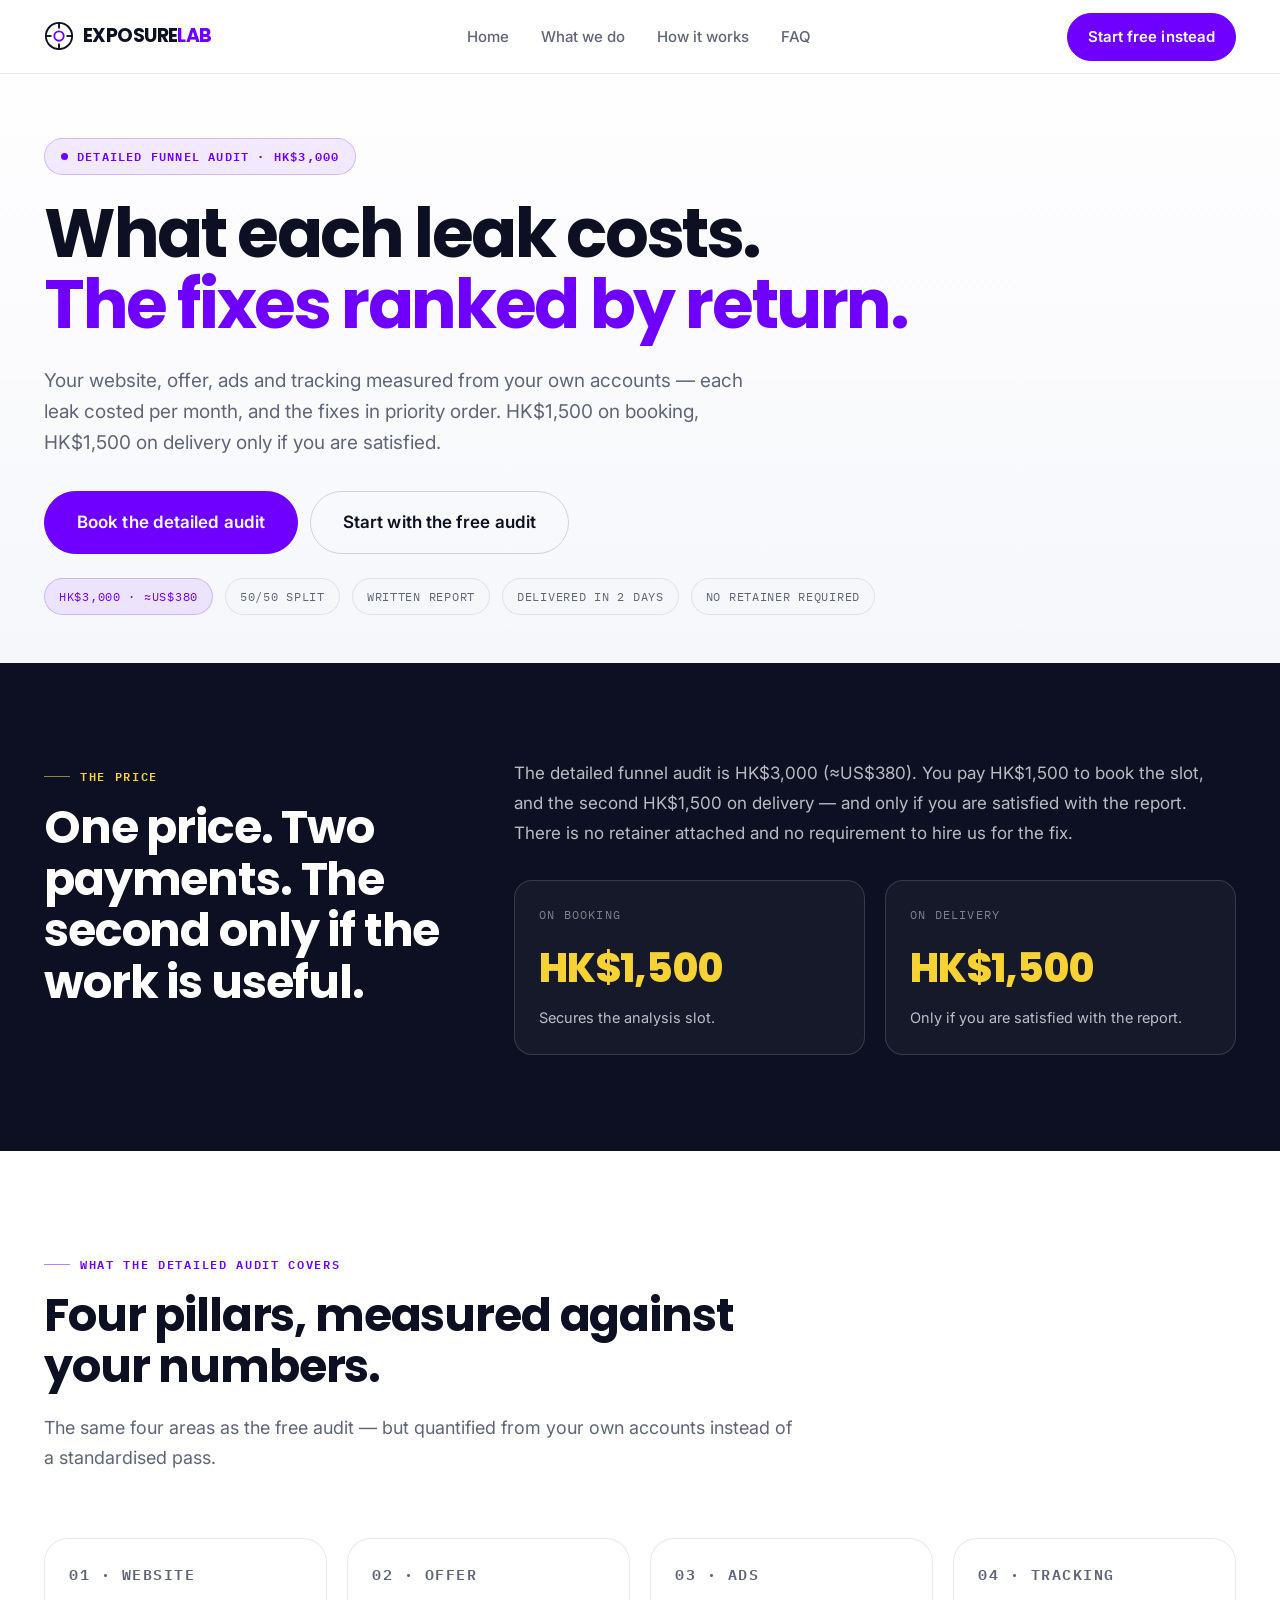
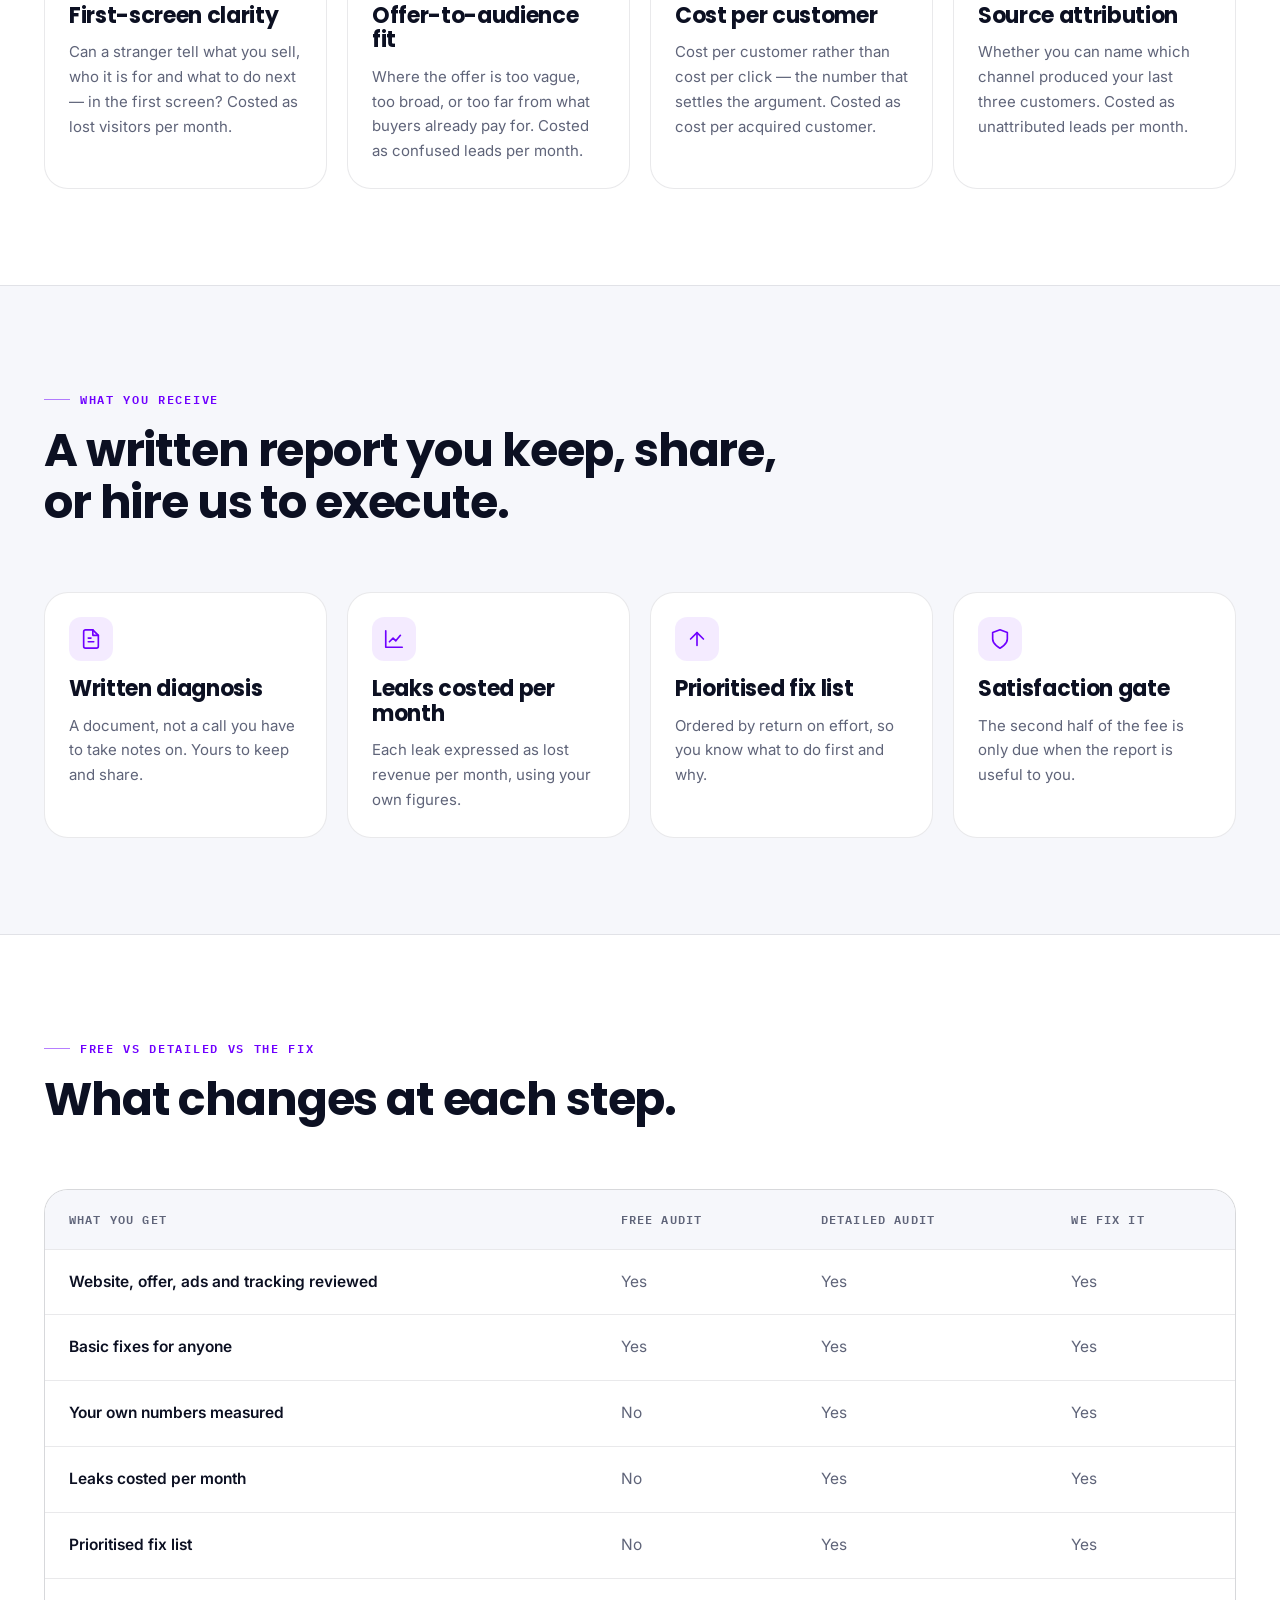
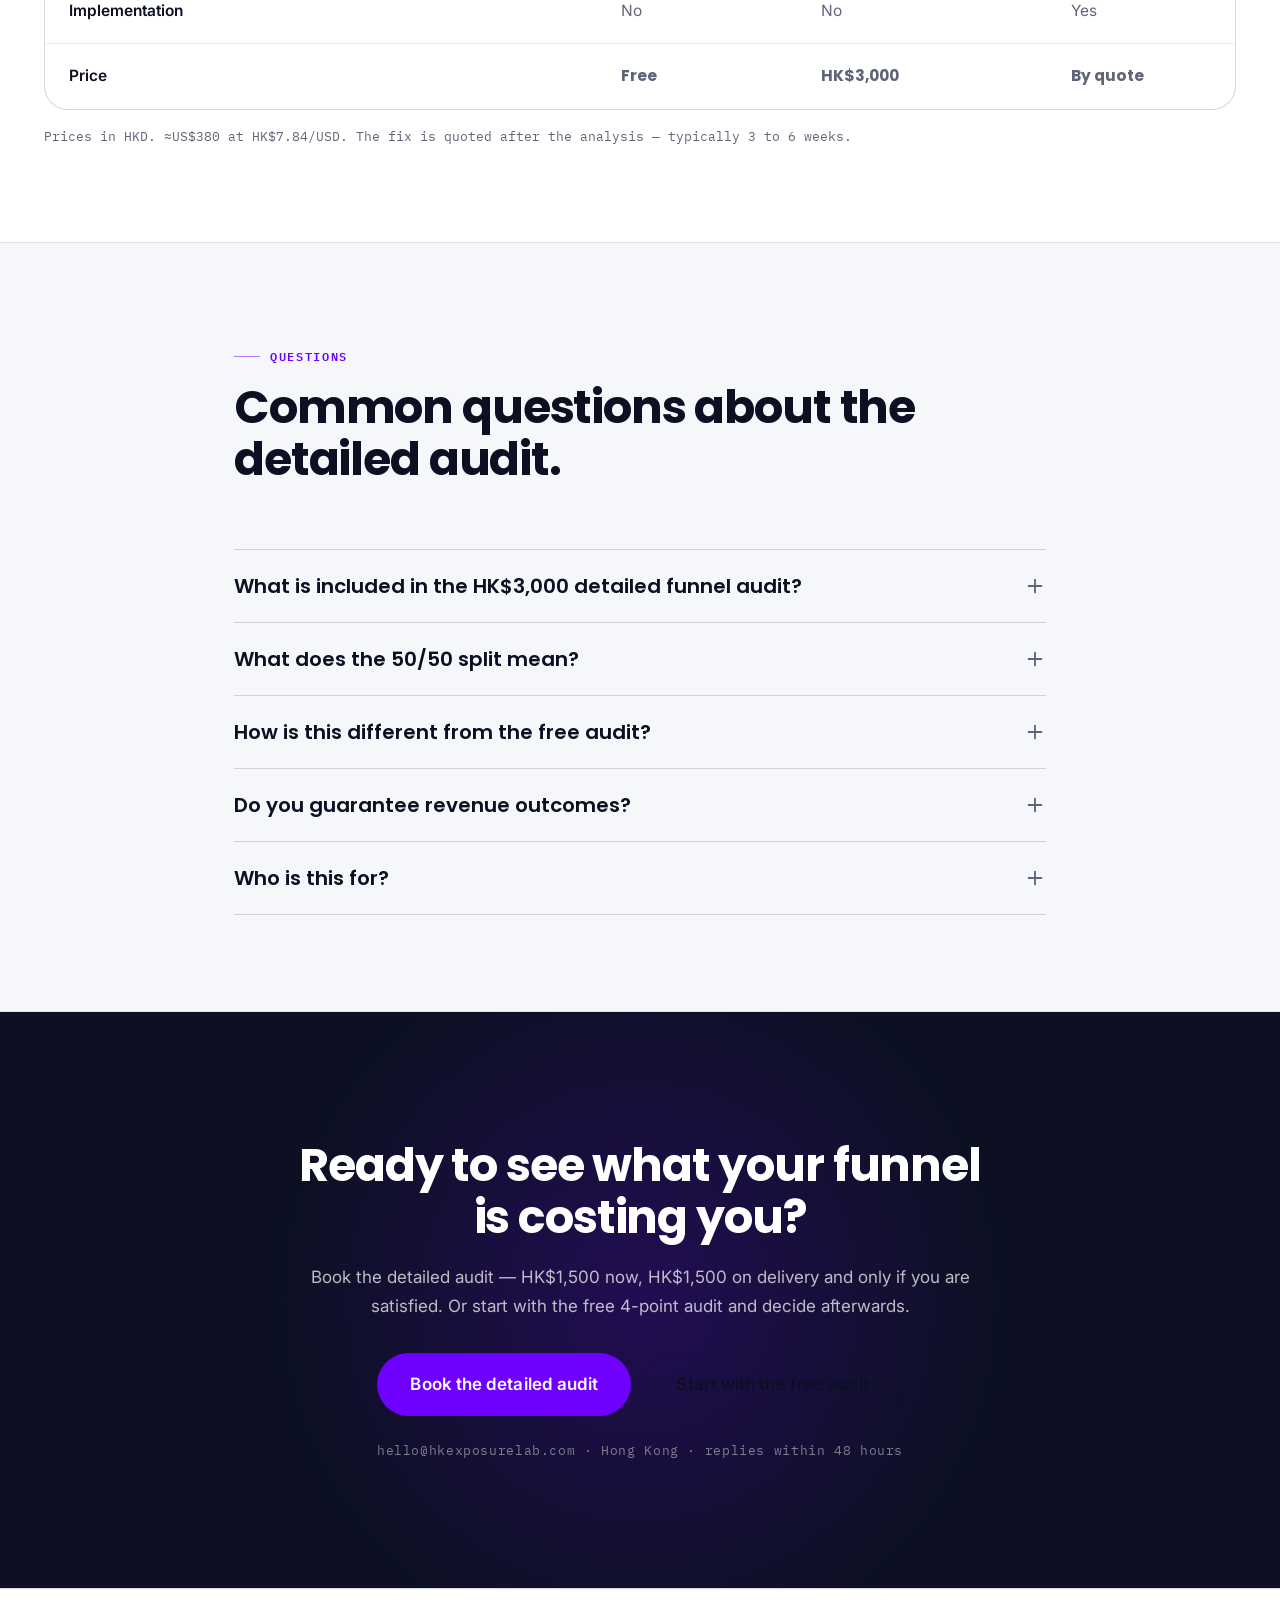
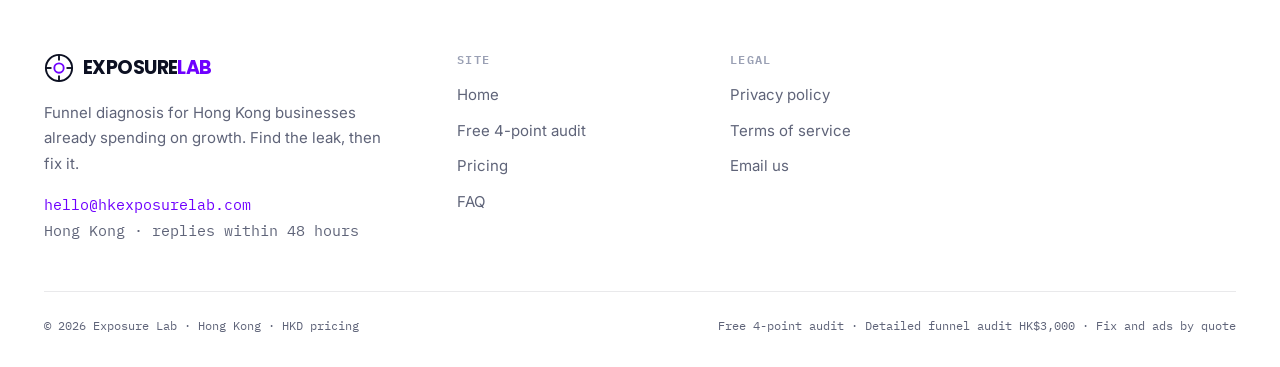
<file: detailed-audit.html>
<!DOCTYPE html>
<html lang="en">
<head>
<meta charset="UTF-8">
<meta name="viewport" content="width=device-width, initial-scale=1.0, viewport-fit=cover">
<meta name="theme-color" content="#0c1022">
<title>Detailed Funnel Audit — HK$3,000 | Exposure Lab Hong Kong</title>
<meta name="description" content="The detailed funnel audit for established Hong Kong businesses: your website, offer, ads and tracking measured from your own accounts. Each leak costed per month, fixes ranked by return. HK$3,000 — HK$1,500 on booking, HK$1,500 on delivery only if satisfied.">
<meta name="keywords" content="funnel audit Hong Kong, marketing audit cost HK, funnel analysis Hong Kong, conversion rate optimisation audit, marketing consultant Hong Kong">
<link rel="canonical" href="https://hkexposurelab.com/detailed-audit">
<link rel="icon" href="/favicon.svg" type="image/svg+xml">
<meta property="og:title" content="Detailed Funnel Audit — HK$3,000 | Exposure Lab">
<meta property="og:description" content="What each leak in your funnel costs per month, and the fixes ranked by return. HK$1,500 on booking, HK$1,500 on delivery only if satisfied.">
<meta property="og:url" content="https://hkexposurelab.com/detailed-audit">
<meta property="og:type" content="website">
<meta property="og:site_name" content="Exposure Lab">
<meta property="og:image" content="https://hkexposurelab.com/og-image.png">
<meta name="twitter:card" content="summary_large_image">
<meta name="twitter:title" content="Detailed Funnel Audit — HK$3,000 | Exposure Lab">
<meta name="twitter:description" content="What each leak in your funnel costs per month, and the fixes ranked by return. HK$1,500 on booking, HK$1,500 on delivery only if satisfied.">
<meta name="robots" content="index, follow, max-snippet:-1, max-image-preview:large">

<script type="application/ld+json">
{"@context":"https://schema.org","@graph":[
{"@type":"WebPage","@id":"https://hkexposurelab.com/detailed-audit#page","url":"https://hkexposurelab.com/detailed-audit","name":"Detailed Funnel Audit — HK$3,000","inLanguage":"en-HK","isPartOf":{"@id":"https://hkexposurelab.com/#website"},"publisher":{"@id":"https://hkexposurelab.com/#org"}},
{"@type":"Service","@id":"https://hkexposurelab.com/detailed-audit#service","name":"Detailed funnel audit","serviceType":"Marketing funnel audit","provider":{"@id":"https://hkexposurelab.com/#org"},"areaServed":{"@type":"Country","name":"Hong Kong"},"description":"Your website, offer, ads and tracking measured from your own accounts. Each leak costed per month. Fixes ranked in priority order. Written report.","offers":{"@type":"Offer","price":"3000","priceCurrency":"HKD","availability":"https://schema.org/InStock","description":"HK$3,000 total: HK$1,500 on booking, HK$1,500 on delivery only if satisfied."}},
{"@type":"BreadcrumbList","itemListElement":[{"@type":"ListItem","position":1,"name":"Home","item":"https://hkexposurelab.com/"},{"@type":"ListItem","position":2,"name":"Detailed funnel audit","item":"https://hkexposurelab.com/detailed-audit"}]},
{"@type":"FAQPage","mainEntity":[
{"@type":"Question","name":"What is included in the HK$3,000 detailed funnel audit?","acceptedAnswer":{"@type":"Answer","text":"Your own numbers measured across website, offer, ads and tracking; what each leak costs per month; and a personalised fix list in priority order. Delivered as a written report you keep."}},
{"@type":"Question","name":"What does the 50/50 split mean?","acceptedAnswer":{"@type":"Answer","text":"HK$1,500 is paid on booking to secure the slot. The second HK$1,500 is due on delivery, and only if you are satisfied with the report."}},
{"@type":"Question","name":"How is the detailed audit different from the free audit?","acceptedAnswer":{"@type":"Answer","text":"The free audit is a standardised 4-point check with the basic fixes anyone would receive. The detailed audit measures your own numbers, costs each leak per month, and gives you a personalised fix list in priority order."}},
{"@type":"Question","name":"Does Exposure Lab guarantee revenue outcomes?","acceptedAnswer":{"@type":"Answer","text":"No. We diagnose and deliver a written fix list. Implementation is a separate step, quoted after the analysis."}}
]}
]}
</script>

<link rel="preconnect" href="https://fonts.googleapis.com">
<link rel="preconnect" href="https://fonts.gstatic.com" crossorigin>
<link href="https://fonts.googleapis.com/css2?family=Poppins:wght@500;600;700;800&family=Inter:wght@400;500;600&family=IBM+Plex+Mono:wght@400;500;600&display=swap" rel="stylesheet">
<link rel="stylesheet" href="site.css">
<style>
/* page-specific: price band + native accordion */
.price-band{display:grid;grid-template-columns:1fr 1fr;gap:var(--s5);margin-top:var(--s8)}
@media(max-width:620px){.price-band{grid-template-columns:1fr}}
.price-tile{padding:var(--s6);border:1px solid var(--line-dark);border-radius:var(--r-lg);background:rgba(255,255,255,.04)}
.price-tile .k{font-family:var(--font-mono);font-size:12px;letter-spacing:.1em;text-transform:uppercase;color:var(--on-dark-faint)}
.price-tile .v{margin-top:var(--s3);font-family:var(--font-display);font-size:clamp(30px,3.4vw,40px);font-weight:800;color:var(--gold);letter-spacing:-.03em}
.price-tile .n{margin-top:6px;font-size:14.5px;color:var(--on-dark-soft)}
.acc{border-top:1px solid var(--line-2)}
.acc details{border-bottom:1px solid var(--line-2)}
.acc summary{list-style:none;cursor:pointer;display:flex;align-items:center;justify-content:space-between;gap:var(--s5);
  padding:var(--s5) 0;font-family:var(--font-display);font-size:clamp(17px,1.8vw,20px);font-weight:600;color:var(--text)}
.acc summary::-webkit-details-marker{display:none}
.acc summary:hover{color:var(--accent)}
.acc summary svg{flex:none;color:var(--muted);transition:transform var(--dur) var(--ease)}
.acc details[open] summary svg{transform:rotate(135deg);color:var(--accent)}
.acc .body{padding-bottom:var(--s5);font-size:16px;line-height:1.75;color:var(--muted);max-width:74ch}
.acc .body a{color:var(--accent);text-decoration:underline}
</style>
</head>
<body data-form-context="detailed-audit page">
<a class="skip" href="#main">Skip to content</a>

<header class="header" id="header">
  <div class="header-inner">
    <a href="/" class="brand" aria-label="Exposure Lab — home">
      <svg class="brand-mark" viewBox="0 0 32 32" fill="none" aria-hidden="true">
        <circle cx="16" cy="16" r="14" stroke="currentColor" stroke-width="2"/>
        <circle cx="16" cy="16" r="5" stroke="var(--accent)" stroke-width="2"/>
        <line x1="16" y1="2" x2="16" y2="8" stroke="currentColor" stroke-width="2"/>
        <line x1="16" y1="24" x2="16" y2="30" stroke="currentColor" stroke-width="2"/>
        <line x1="2" y1="16" x2="8" y2="16" stroke="currentColor" stroke-width="2"/>
        <line x1="24" y1="16" x2="30" y2="16" stroke="currentColor" stroke-width="2"/>
      </svg>
      <span>Exposure<span class="brand-accent">Lab</span></span>
    </a>
    <nav class="nav" aria-label="Main">
      <a href="/" class="nav-link">Home</a>
      <a href="/#services" class="nav-link">What we do</a>
      <a href="/#process" class="nav-link">How it works</a>
      <a href="/#faq" class="nav-link">FAQ</a>
    </nav>
    <div class="header-cta">
      <a href="/free-audit" class="btn btn-accent btn-sm">Start free instead</a>
      <button class="mobile-menu-btn" aria-label="Toggle menu" aria-expanded="false">
        <svg width="20" height="20" viewBox="0 0 24 24" fill="none" stroke="currentColor" stroke-width="2" stroke-linecap="round" aria-hidden="true"><line x1="3" y1="6" x2="21" y2="6"/><line x1="3" y1="12" x2="21" y2="12"/><line x1="3" y1="18" x2="21" y2="18"/></svg>
      </button>
    </div>
  </div>
</header>

<main id="main">
  <!-- hero -->
  <section class="page-hero" aria-labelledby="page-title">
    <div class="container">
      <p class="badge"><span class="badge-dot" aria-hidden="true"></span>Detailed funnel audit · HK$3,000</p>
      <h1 id="page-title">What each leak costs.<br><span class="h1-accent">The fixes ranked by return.</span></h1>
      <p class="hero-sub">Your website, offer, ads and tracking measured from your own accounts — each leak costed per month, and the fixes in priority order. HK$1,500 on booking, HK$1,500 on delivery only if you are satisfied.</p>
      <div class="hero-ctas">
        <a href="https://calendly.com/exposurelabshk/free-audit" class="btn btn-accent btn-lg" rel="noopener">Book the detailed audit</a>
        <a href="/free-audit" class="btn btn-ghost-dark btn-lg">Start with the free audit</a>
      </div>
      <div class="pill-row">
        <span class="pill pill-accent">HK$3,000 · ≈US$380</span>
        <span class="pill">50/50 split</span>
        <span class="pill">Written report</span>
        <span class="pill">Delivered in 2 days</span>
        <span class="pill">No retainer required</span>
      </div>
    </div>
  </section>

  <!-- price -->
  <section class="section section-dark" aria-labelledby="price-title">
    <div class="container">
      <div class="answer-grid">
        <div>
          <p class="eyebrow eyebrow-dark">The price</p>
          <h2 id="price-title" class="on-dark">One price. Two payments. The second only if the work is useful.</h2>
        </div>
        <div>
          <p class="on-dark-soft" style="font-size:17px;line-height:1.75">The detailed funnel audit is HK$3,000 (≈US$380). You pay HK$1,500 to book the slot, and the second HK$1,500 on delivery — and only if you are satisfied with the report. There is no retainer attached and no requirement to hire us for the fix.</p>
          <div class="price-band">
            <div class="price-tile">
              <p class="k">On booking</p>
              <p class="v">HK$1,500</p>
              <p class="n">Secures the analysis slot.</p>
            </div>
            <div class="price-tile">
              <p class="k">On delivery</p>
              <p class="v">HK$1,500</p>
              <p class="n">Only if you are satisfied with the report.</p>
            </div>
          </div>
        </div>
      </div>
    </div>
  </section>

  <!-- what is covered -->
  <section class="section" aria-labelledby="covers-title">
    <div class="container">
      <header class="section-head reveal">
        <p class="eyebrow">What the detailed audit covers</p>
        <h2 id="covers-title">Four pillars, measured against your numbers.</h2>
        <p class="section-sub">The same four areas as the free audit — but quantified from your own accounts instead of a standardised pass.</p>
      </header>
      <div class="cards-4">
        <article class="card reveal">
          <p class="card-step">01 · Website</p>
          <h3>First-screen clarity</h3>
          <p>Can a stranger tell what you sell, who it is for and what to do next — in the first screen? Costed as lost visitors per month.</p>
        </article>
        <article class="card reveal">
          <p class="card-step">02 · Offer</p>
          <h3>Offer-to-audience fit</h3>
          <p>Where the offer is too vague, too broad, or too far from what buyers already pay for. Costed as confused leads per month.</p>
        </article>
        <article class="card reveal">
          <p class="card-step">03 · Ads</p>
          <h3>Cost per customer</h3>
          <p>Cost per customer rather than cost per click — the number that settles the argument. Costed as cost per acquired customer.</p>
        </article>
        <article class="card reveal">
          <p class="card-step">04 · Tracking</p>
          <h3>Source attribution</h3>
          <p>Whether you can name which channel produced your last three customers. Costed as unattributed leads per month.</p>
        </article>
      </div>
    </div>
  </section>

  <!-- deliverables -->
  <section class="section section-light" aria-labelledby="deliver-title">
    <div class="container">
      <header class="section-head reveal">
        <p class="eyebrow">What you receive</p>
        <h2 id="deliver-title">A written report you keep, share, or hire us to execute.</h2>
      </header>
      <div class="cards-4">
        <article class="card reveal">
          <div class="card-icon" aria-hidden="true"><svg width="22" height="22" viewBox="0 0 24 24" fill="none" stroke="currentColor" stroke-width="1.8" stroke-linecap="round" stroke-linejoin="round"><path d="M14 2H6a2 2 0 0 0-2 2v16a2 2 0 0 0 2 2h12a2 2 0 0 0 2-2V8z"/><path d="M14 2v6h6"/><path d="M9 15h6M9 11h3"/></svg></div>
          <h3>Written diagnosis</h3>
          <p>A document, not a call you have to take notes on. Yours to keep and share.</p>
        </article>
        <article class="card reveal">
          <div class="card-icon" aria-hidden="true"><svg width="22" height="22" viewBox="0 0 24 24" fill="none" stroke="currentColor" stroke-width="1.8" stroke-linecap="round" stroke-linejoin="round"><path d="M3 3v18h18"/><path d="M7 15l4-4 3 3 5-6"/></svg></div>
          <h3>Leaks costed per month</h3>
          <p>Each leak expressed as lost revenue per month, using your own figures.</p>
        </article>
        <article class="card reveal">
          <div class="card-icon" aria-hidden="true"><svg width="22" height="22" viewBox="0 0 24 24" fill="none" stroke="currentColor" stroke-width="1.8" stroke-linecap="round" stroke-linejoin="round"><path d="M12 19V5"/><path d="M5 12l7-7 7 7"/></svg></div>
          <h3>Prioritised fix list</h3>
          <p>Ordered by return on effort, so you know what to do first and why.</p>
        </article>
        <article class="card reveal">
          <div class="card-icon" aria-hidden="true"><svg width="22" height="22" viewBox="0 0 24 24" fill="none" stroke="currentColor" stroke-width="1.8" stroke-linecap="round" stroke-linejoin="round"><path d="M12 22s8-4 8-10V5l-8-3-8 3v7c0 6 8 10 8 10z"/></svg></div>
          <h3>Satisfaction gate</h3>
          <p>The second half of the fee is only due when the report is useful to you.</p>
        </article>
      </div>
    </div>
  </section>

  <!-- comparison -->
  <section class="section" aria-labelledby="compare-title">
    <div class="container">
      <header class="section-head reveal">
        <p class="eyebrow">Free vs detailed vs the fix</p>
        <h2 id="compare-title">What changes at each step.</h2>
      </header>
      <div class="table-wrap reveal">
        <table class="table">
          <caption class="sr-only">Comparison of the free 4-point audit, the HK$3,000 detailed funnel audit and the fix.</caption>
          <thead><tr><th scope="col">What you get</th><th scope="col">Free audit</th><th scope="col">Detailed audit</th><th scope="col">We fix it</th></tr></thead>
          <tbody>
            <tr><th scope="row">Website, offer, ads and tracking reviewed</th><td data-col="Free audit">Yes</td><td data-col="Detailed audit">Yes</td><td data-col="We fix it">Yes</td></tr>
            <tr><th scope="row">Basic fixes for anyone</th><td data-col="Free audit">Yes</td><td data-col="Detailed audit">Yes</td><td data-col="We fix it">Yes</td></tr>
            <tr><th scope="row">Your own numbers measured</th><td data-col="Free audit">No</td><td data-col="Detailed audit">Yes</td><td data-col="We fix it">Yes</td></tr>
            <tr><th scope="row">Leaks costed per month</th><td data-col="Free audit">No</td><td data-col="Detailed audit">Yes</td><td data-col="We fix it">Yes</td></tr>
            <tr><th scope="row">Prioritised fix list</th><td data-col="Free audit">No</td><td data-col="Detailed audit">Yes</td><td data-col="We fix it">Yes</td></tr>
            <tr><th scope="row">Implementation</th><td data-col="Free audit">No</td><td data-col="Detailed audit">No</td><td data-col="We fix it">Yes</td></tr>
            <tr><th scope="row">Price</th><td data-col="Free audit" class="table-price">Free</td><td data-col="Detailed audit" class="table-price">HK$3,000</td><td data-col="We fix it" class="table-price">By quote</td></tr>
          </tbody>
        </table>
      </div>
      <p class="table-foot">Prices in HKD. ≈US$380 at HK$7.84/USD. The fix is quoted after the analysis — typically 3 to 6 weeks.</p>
    </div>
  </section>

  <!-- faq -->
  <section class="section section-light" aria-labelledby="faq-title">
    <div class="container container-narrow">
      <header class="section-head reveal">
        <p class="eyebrow">Questions</p>
        <h2 id="faq-title">Common questions about the detailed audit.</h2>
      </header>
      <div class="acc">
        <details>
          <summary>What is included in the HK$3,000 detailed funnel audit?<svg width="22" height="22" viewBox="0 0 24 24" fill="none" stroke="currentColor" stroke-width="2" stroke-linecap="round" aria-hidden="true"><path d="M12 5v14M5 12h14"/></svg></summary>
          <div class="body">Your own numbers measured across website, offer, ads and tracking; what each leak costs per month; and a personalised fix list in priority order. Delivered as a written report you keep.</div>
        </details>
        <details>
          <summary>What does the 50/50 split mean?<svg width="22" height="22" viewBox="0 0 24 24" fill="none" stroke="currentColor" stroke-width="2" stroke-linecap="round" aria-hidden="true"><path d="M12 5v14M5 12h14"/></svg></summary>
          <div class="body">HK$1,500 is paid on booking to secure the slot. The second HK$1,500 is due on delivery, and only if you are satisfied with the report.</div>
        </details>
        <details>
          <summary>How is this different from the free audit?<svg width="22" height="22" viewBox="0 0 24 24" fill="none" stroke="currentColor" stroke-width="2" stroke-linecap="round" aria-hidden="true"><path d="M12 5v14M5 12h14"/></svg></summary>
          <div class="body">The <a href="/free-audit">free audit</a> is a standardised 4-point check with the basic fixes anyone would receive. The detailed audit measures your own numbers, costs each leak per month, and gives you a personalised fix list in priority order.</div>
        </details>
        <details>
          <summary>Do you guarantee revenue outcomes?<svg width="22" height="22" viewBox="0 0 24 24" fill="none" stroke="currentColor" stroke-width="2" stroke-linecap="round" aria-hidden="true"><path d="M12 5v14M5 12h14"/></svg></summary>
          <div class="body">No. We diagnose and deliver a written fix list. Implementation is a separate step, quoted after the analysis. We never promise revenue outcomes.</div>
        </details>
        <details>
          <summary>Who is this for?<svg width="22" height="22" viewBox="0 0 24 24" fill="none" stroke="currentColor" stroke-width="2" stroke-linecap="round" aria-hidden="true"><path d="M12 5v14M5 12h14"/></svg></summary>
          <div class="body">Established Hong Kong businesses already spending HK$20,000 or more a month on marketing, where there is enough spend to find and redirect.</div>
        </details>
      </div>
    </div>
  </section>

  <!-- cta -->
  <section class="cta" aria-labelledby="cta-title">
    <div class="cta-glow" aria-hidden="true"></div>
    <div class="container">
      <h2 id="cta-title" class="on-dark">Ready to see what your funnel is costing you?</h2>
      <p class="cta-sub on-dark-soft">Book the detailed audit — HK$1,500 now, HK$1,500 on delivery and only if you are satisfied. Or start with the free 4-point audit and decide afterwards.</p>
      <div class="cta-buttons">
        <a href="https://calendly.com/exposurelabshk/free-audit" class="btn btn-accent btn-lg" rel="noopener">Book the detailed audit</a>
        <a href="/free-audit" class="btn btn-ghost-dark btn-lg">Start with the free audit</a>
      </div>
      <p class="cta-note">hello@hkexposurelab.com · Hong Kong · replies within 48 hours</p>
    </div>
  </section>
</main>

<footer class="footer" role="contentinfo">
  <div class="container">
    <div class="footer-grid">
      <div class="footer-brand">
        <a href="/" class="brand" aria-label="Exposure Lab — home">
          <svg class="brand-mark" viewBox="0 0 32 32" fill="none" aria-hidden="true">
            <circle cx="16" cy="16" r="14" stroke="currentColor" stroke-width="2"/>
            <circle cx="16" cy="16" r="5" stroke="var(--accent)" stroke-width="2"/>
            <line x1="16" y1="2" x2="16" y2="8" stroke="currentColor" stroke-width="2"/>
            <line x1="16" y1="24" x2="16" y2="30" stroke="currentColor" stroke-width="2"/>
            <line x1="2" y1="16" x2="8" y2="16" stroke="currentColor" stroke-width="2"/>
            <line x1="24" y1="16" x2="30" y2="16" stroke="currentColor" stroke-width="2"/>
          </svg>
          <span>Exposure<span class="brand-accent">Lab</span></span>
        </a>
        <p>Funnel diagnosis for Hong Kong businesses already spending on growth. Find the leak, then fix it.</p>
        <p class="footer-contact"><a href="mailto:hello@hkexposurelab.com">hello@hkexposurelab.com</a><br>Hong Kong · replies within 48 hours</p>
      </div>
      <nav aria-labelledby="f-site"><h2 class="footer-title" id="f-site">Site</h2>
        <ul class="footer-links"><li><a href="/">Home</a></li><li><a href="/free-audit">Free 4-point audit</a></li><li><a href="/#pricing">Pricing</a></li><li><a href="/#faq">FAQ</a></li></ul>
      </nav>
      <nav aria-labelledby="f-legal"><h2 class="footer-title" id="f-legal">Legal</h2>
        <ul class="footer-links"><li><a href="/privacy">Privacy policy</a></li><li><a href="/terms">Terms of service</a></li><li><a href="mailto:hello@hkexposurelab.com">Email us</a></li></ul>
      </nav>
    </div>
    <div class="footer-bottom">
      <span>© 2026 Exposure Lab · Hong Kong · HKD pricing</span>
      <span>Free 4-point audit · Detailed funnel audit HK$3,000 · Fix and ads by quote</span>
    </div>
  </div>
</footer>

<script src="site.js" defer></script>
</body>
</html>
</file>
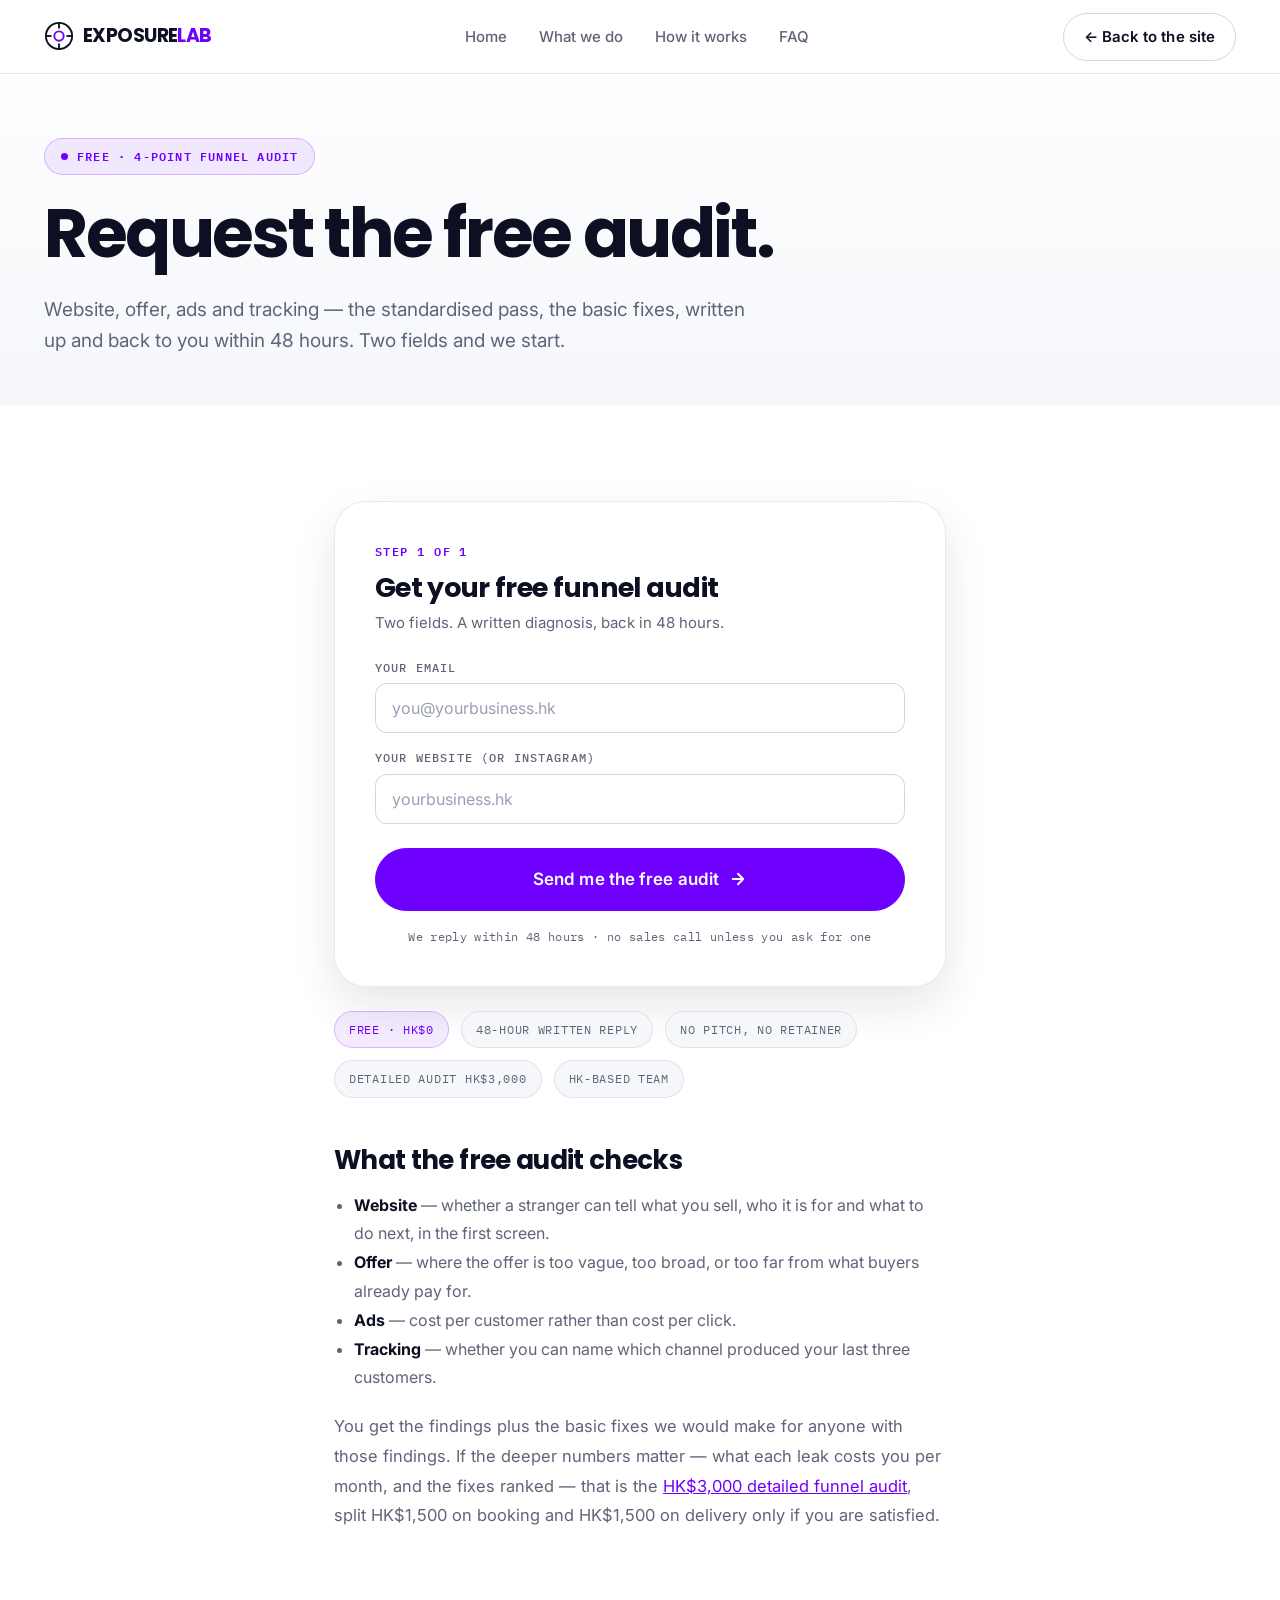
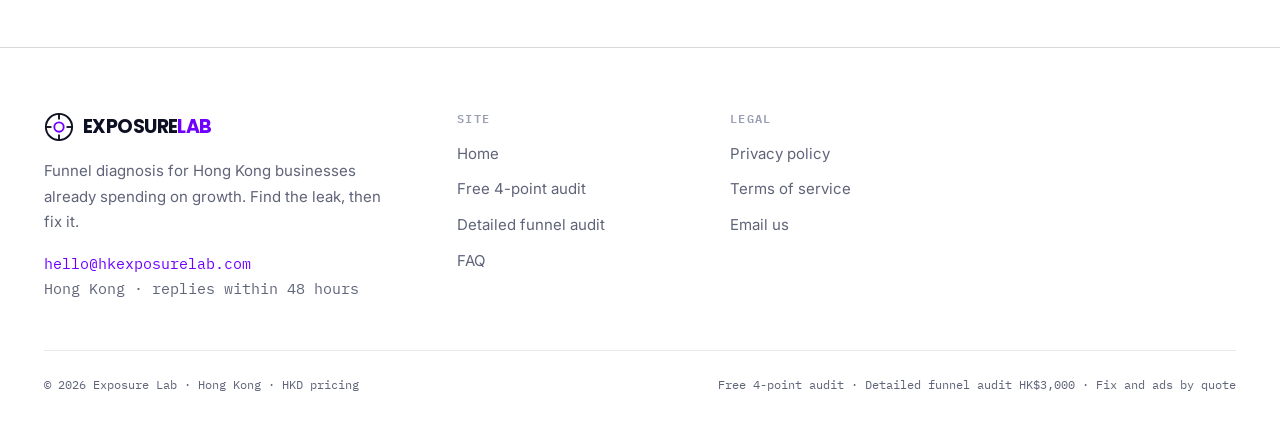
<file: free-audit.html>
<!DOCTYPE html>
<html lang="en">
<head>
<meta charset="UTF-8">
<meta name="viewport" content="width=device-width, initial-scale=1.0, viewport-fit=cover">
<meta name="theme-color" content="#0c1022">
<title>Free 4-Point Funnel Audit — Exposure Lab Hong Kong</title>
<meta name="description" content="Get the free 4-point funnel audit for established Hong Kong businesses: website, offer, ads and tracking. A standardised pass, the basic fixes, in writing within 48 hours. No pitch, no retainer.">
<meta name="keywords" content="free marketing audit Hong Kong, funnel audit checklist, funnel diagnosis HK, free funnel review, marketing audit form">
<link rel="canonical" href="https://hkexposurelab.com/free-audit">
<link rel="icon" href="/favicon.svg" type="image/svg+xml">
<meta property="og:title" content="Free 4-Point Funnel Audit — Exposure Lab">
<meta property="og:description" content="Website, offer, ads and tracking audited free, in writing, within 48 hours. Two fields to start.">
<meta property="og:url" content="https://hkexposurelab.com/free-audit">
<meta property="og:type" content="website">
<meta property="og:site_name" content="Exposure Lab">
<meta property="og:image" content="https://hkexposurelab.com/og-image.png">
<meta name="twitter:card" content="summary_large_image">
<meta name="twitter:title" content="Free 4-Point Funnel Audit — Exposure Lab">
<meta name="twitter:description" content="Website, offer, ads and tracking audited free, in writing, within 48 hours. Two fields to start.">
<meta name="robots" content="index, follow, max-snippet:-1, max-image-preview:large">

<script type="application/ld+json">
{"@context":"https://schema.org","@graph":[
{"@type":"WebPage","@id":"https://hkexposurelab.com/free-audit#page","url":"https://hkexposurelab.com/free-audit","name":"Free 4-Point Funnel Audit","description":"Request the free 4-point funnel audit for established Hong Kong businesses. Website, offer, ads and tracking, written up within 48 hours.","inLanguage":"en-HK","isPartOf":{"@id":"https://hkexposurelab.com/#website"},"publisher":{"@id":"https://hkexposurelab.com/#org"}},
{"@type":"Service","name":"Free 4-point funnel audit","serviceType":"Marketing funnel audit","provider":{"@id":"https://hkexposurelab.com/#org"},"areaServed":{"@type":"Country","name":"Hong Kong"},"offers":{"@type":"Offer","price":"0","priceCurrency":"HKD","description":"Free standardised 4-point funnel audit: website, offer, ads and tracking, plus the basic fixes. Written reply within 48 hours."}},
{"@type":"BreadcrumbList","itemListElement":[{"@type":"ListItem","position":1,"name":"Home","item":"https://hkexposurelab.com/"},{"@type":"ListItem","position":2,"name":"Free 4-point audit","item":"https://hkexposurelab.com/free-audit"}]}
]}
</script>

<link rel="preconnect" href="https://fonts.googleapis.com">
<link rel="preconnect" href="https://fonts.gstatic.com" crossorigin>
<link href="https://fonts.googleapis.com/css2?family=Poppins:wght@500;600;700;800&family=Inter:wght@400;500;600&family=IBM+Plex+Mono:wght@400;500;600&display=swap" rel="stylesheet">
<link rel="stylesheet" href="site.css">
</head>
<body data-form-context="free-audit page">
<a class="skip" href="#main">Skip to content</a>

<header class="header" id="header">
  <div class="header-inner">
    <a href="/" class="brand" aria-label="Exposure Lab — home">
      <svg class="brand-mark" viewBox="0 0 32 32" fill="none" aria-hidden="true">
        <circle cx="16" cy="16" r="14" stroke="currentColor" stroke-width="2"/>
        <circle cx="16" cy="16" r="5" stroke="var(--accent)" stroke-width="2"/>
        <line x1="16" y1="2" x2="16" y2="8" stroke="currentColor" stroke-width="2"/>
        <line x1="16" y1="24" x2="16" y2="30" stroke="currentColor" stroke-width="2"/>
        <line x1="2" y1="16" x2="8" y2="16" stroke="currentColor" stroke-width="2"/>
        <line x1="24" y1="16" x2="30" y2="16" stroke="currentColor" stroke-width="2"/>
      </svg>
      <span>Exposure<span class="brand-accent">Lab</span></span>
    </a>
    <nav class="nav" aria-label="Main">
      <a href="/" class="nav-link">Home</a>
      <a href="/#services" class="nav-link">What we do</a>
      <a href="/#process" class="nav-link">How it works</a>
      <a href="/#faq" class="nav-link">FAQ</a>
    </nav>
    <div class="header-cta">
      <a href="/" class="btn btn-ghost-dark btn-sm">← Back to the site</a>
      <button class="mobile-menu-btn" aria-label="Toggle menu" aria-expanded="false">
        <svg width="20" height="20" viewBox="0 0 24 24" fill="none" stroke="currentColor" stroke-width="2" stroke-linecap="round" aria-hidden="true"><line x1="3" y1="6" x2="21" y2="6"/><line x1="3" y1="12" x2="21" y2="12"/><line x1="3" y1="18" x2="21" y2="18"/></svg>
      </button>
    </div>
  </div>
</header>

<main id="main">
  <section class="page-hero" aria-labelledby="page-title">
    <div class="container">
      <p class="badge"><span class="badge-dot" aria-hidden="true"></span>Free · 4-point funnel audit</p>
      <h1 id="page-title">Request the free audit.</h1>
      <p class="hero-sub">Website, offer, ads and tracking — the standardised pass, the basic fixes, written up and back to you within 48 hours. Two fields and we start.</p>
    </div>
  </section>

  <section class="section" aria-labelledby="form-title">
    <div class="container page-narrow">
      <div class="card-panel">
        <div class="panel-head">
          <p class="panel-eyebrow">Step 1 of 1</p>
          <h2 class="panel-title" id="form-title">Get your free funnel audit</h2>
          <p class="panel-sub">Two fields. A written diagnosis, back in 48 hours.</p>
        </div>

        <form class="audit-form" id="audit-form" novalidate>
          <div class="form-field">
            <label for="email" class="form-label">Your email</label>
            <input type="email" id="email" name="email" class="form-input" placeholder="you@yourbusiness.hk" autocomplete="email" inputmode="email" required aria-describedby="email-error">
            <p class="form-error" id="email-error" role="alert" hidden></p>
          </div>
          <div class="form-field">
            <label for="site" class="form-label">Your website (or Instagram)</label>
            <input type="text" id="site" name="site" class="form-input" placeholder="yourbusiness.hk" autocomplete="url" required aria-describedby="site-error">
            <p class="form-error" id="site-error" role="alert" hidden></p>
          </div>
          <input class="hp" type="text" name="company_url" tabindex="-1" autocomplete="off" aria-hidden="true">
          <button type="submit" class="btn btn-accent btn-lg form-submit">Send me the free audit
            <svg class="arrow" width="18" height="18" viewBox="0 0 24 24" fill="none" stroke="currentColor" stroke-width="2.5" stroke-linecap="round" stroke-linejoin="round" aria-hidden="true"><path d="M5 12h14M12 5l7 7-7 7"/></svg>
          </button>
          <p class="form-micro">We reply within 48 hours · no sales call unless you ask for one</p>
          <p class="form-status" id="form-status" role="status" aria-live="polite"></p>
        </form>

        <div class="form-success" id="form-success" role="status" aria-live="polite" hidden>
          <div class="success-mark" aria-hidden="true">
            <svg width="22" height="22" viewBox="0 0 24 24" fill="none" stroke="currentColor" stroke-width="2.5" stroke-linecap="round" stroke-linejoin="round"><path d="M20 6L9 17l-5-5"/></svg>
          </div>
          <h3>Audit on its way.</h3>
          <p>We'll send the 4-point diagnosis to <strong id="success-email">you</strong> within 48 hours, with the one thing we'd fix first.</p>
          <ul class="success-list">
            <li>Day 0 — a confirmation email from hello@hkexposurelab.com</li>
            <li>Within 48h — the written audit and the first fix</li>
            <li>Only if you want it — the HK$3,000 detailed audit</li>
          </ul>
          <a href="https://calendly.com/exposurelabshk/free-audit" class="btn btn-secondary btn-sm" rel="noopener">Book a call instead</a>
        </div>
      </div>

      <div class="pill-row">
        <span class="pill pill-accent">Free · HK$0</span>
        <span class="pill">48-hour written reply</span>
        <span class="pill">No pitch, no retainer</span>
        <span class="pill">Detailed audit HK$3,000</span>
        <span class="pill">HK-based team</span>
      </div>

      <div class="prose" style="margin-top:var(--s12)">
        <h2>What the free audit checks</h2>
        <ul>
          <li><strong>Website</strong> — whether a stranger can tell what you sell, who it is for and what to do next, in the first screen.</li>
          <li><strong>Offer</strong> — where the offer is too vague, too broad, or too far from what buyers already pay for.</li>
          <li><strong>Ads</strong> — cost per customer rather than cost per click.</li>
          <li><strong>Tracking</strong> — whether you can name which channel produced your last three customers.</li>
        </ul>
        <p>You get the findings plus the basic fixes we would make for anyone with those findings. If the deeper numbers matter — what each leak costs you per month, and the fixes ranked — that is the <a href="/detailed-audit">HK$3,000 detailed funnel audit</a>, split HK$1,500 on booking and HK$1,500 on delivery only if you are satisfied.</p>
      </div>
    </div>
  </section>
</main>

<footer class="footer" role="contentinfo">
  <div class="container">
    <div class="footer-grid">
      <div class="footer-brand">
        <a href="/" class="brand" aria-label="Exposure Lab — home">
          <svg class="brand-mark" viewBox="0 0 32 32" fill="none" aria-hidden="true">
            <circle cx="16" cy="16" r="14" stroke="currentColor" stroke-width="2"/>
            <circle cx="16" cy="16" r="5" stroke="var(--accent)" stroke-width="2"/>
            <line x1="16" y1="2" x2="16" y2="8" stroke="currentColor" stroke-width="2"/>
            <line x1="16" y1="24" x2="16" y2="30" stroke="currentColor" stroke-width="2"/>
            <line x1="2" y1="16" x2="8" y2="16" stroke="currentColor" stroke-width="2"/>
            <line x1="24" y1="16" x2="30" y2="16" stroke="currentColor" stroke-width="2"/>
          </svg>
          <span>Exposure<span class="brand-accent">Lab</span></span>
        </a>
        <p>Funnel diagnosis for Hong Kong businesses already spending on growth. Find the leak, then fix it.</p>
        <p class="footer-contact"><a href="mailto:hello@hkexposurelab.com">hello@hkexposurelab.com</a><br>Hong Kong · replies within 48 hours</p>
      </div>
      <nav aria-labelledby="f-site"><h2 class="footer-title" id="f-site">Site</h2>
        <ul class="footer-links"><li><a href="/">Home</a></li><li><a href="/free-audit">Free 4-point audit</a></li><li><a href="/detailed-audit">Detailed funnel audit</a></li><li><a href="/#faq">FAQ</a></li></ul>
      </nav>
      <nav aria-labelledby="f-legal"><h2 class="footer-title" id="f-legal">Legal</h2>
        <ul class="footer-links"><li><a href="/privacy">Privacy policy</a></li><li><a href="/terms">Terms of service</a></li><li><a href="mailto:hello@hkexposurelab.com">Email us</a></li></ul>
      </nav>
    </div>
    <div class="footer-bottom">
      <span>© 2026 Exposure Lab · Hong Kong · HKD pricing</span>
      <span>Free 4-point audit · Detailed funnel audit HK$3,000 · Fix and ads by quote</span>
    </div>
  </div>
</footer>

<script src="audit-form.js" defer></script>
<script src="site.js" defer></script>
</body>
</html>
</file>
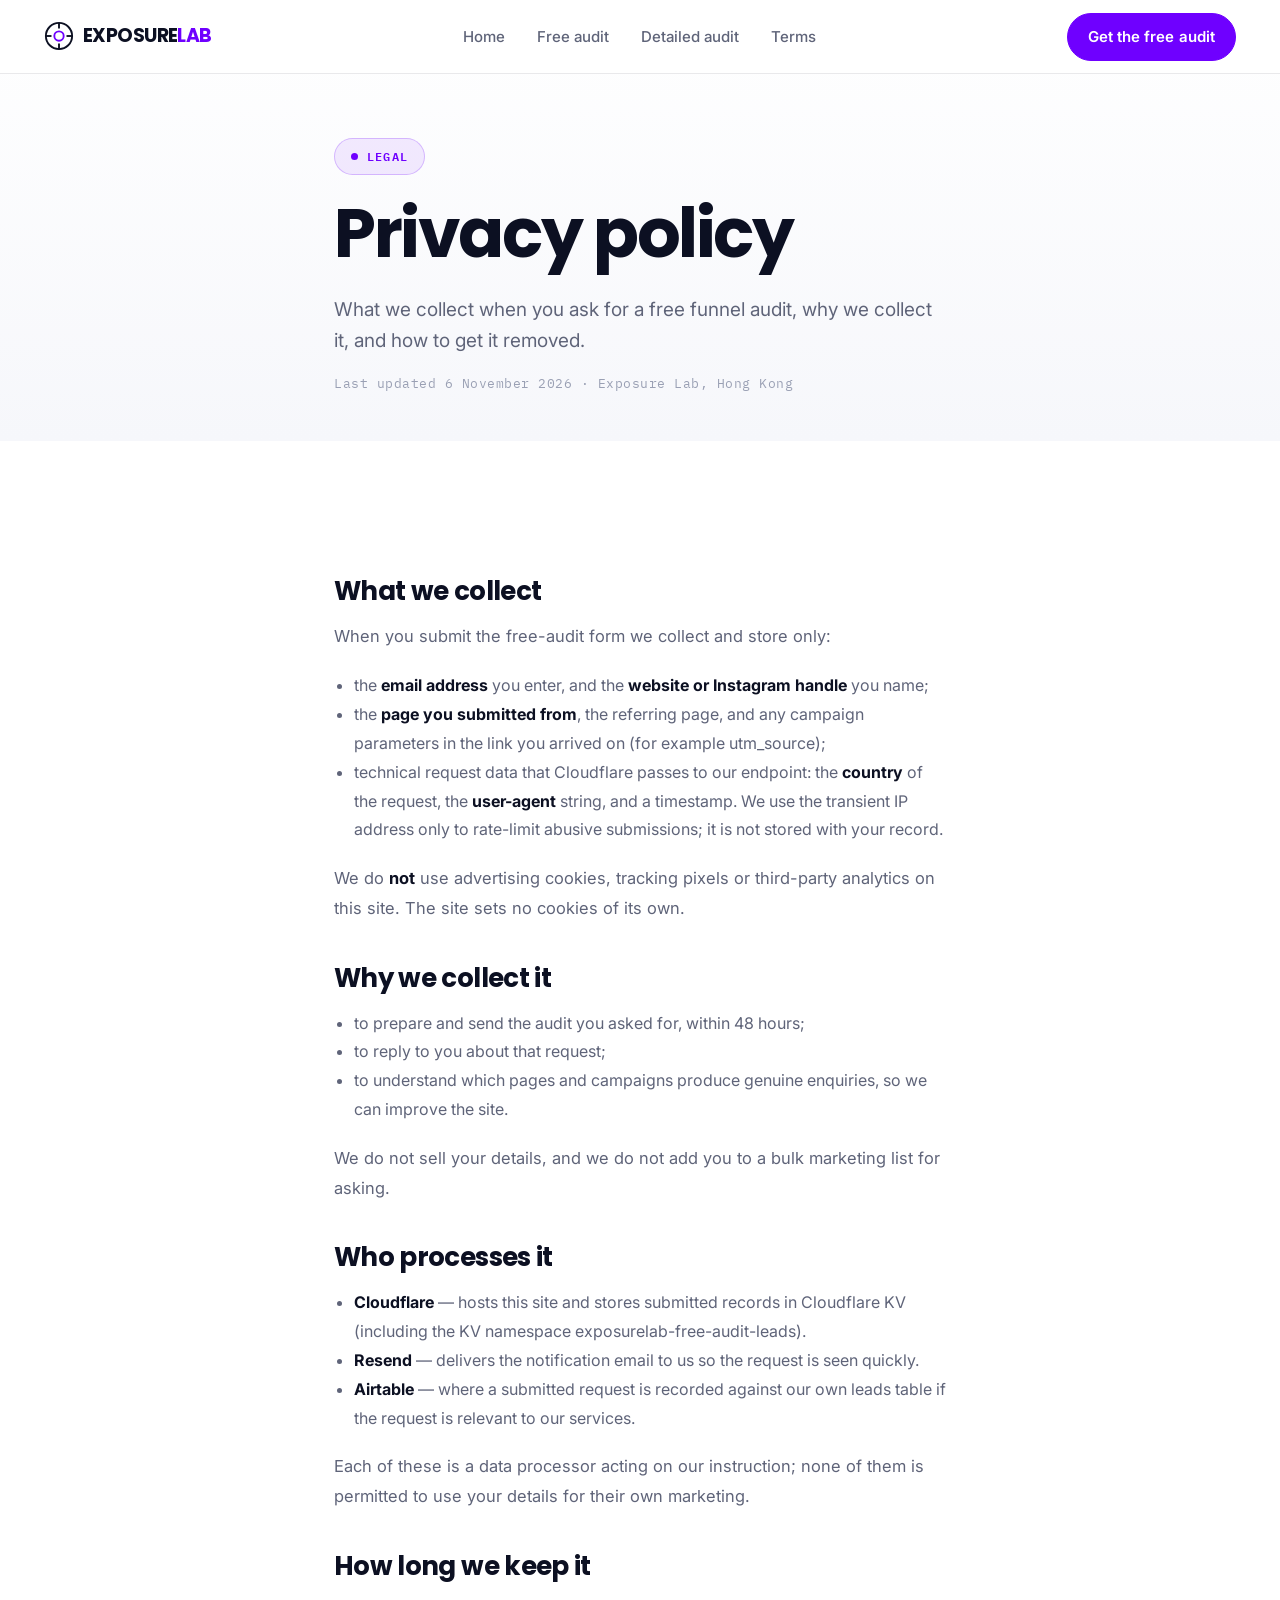
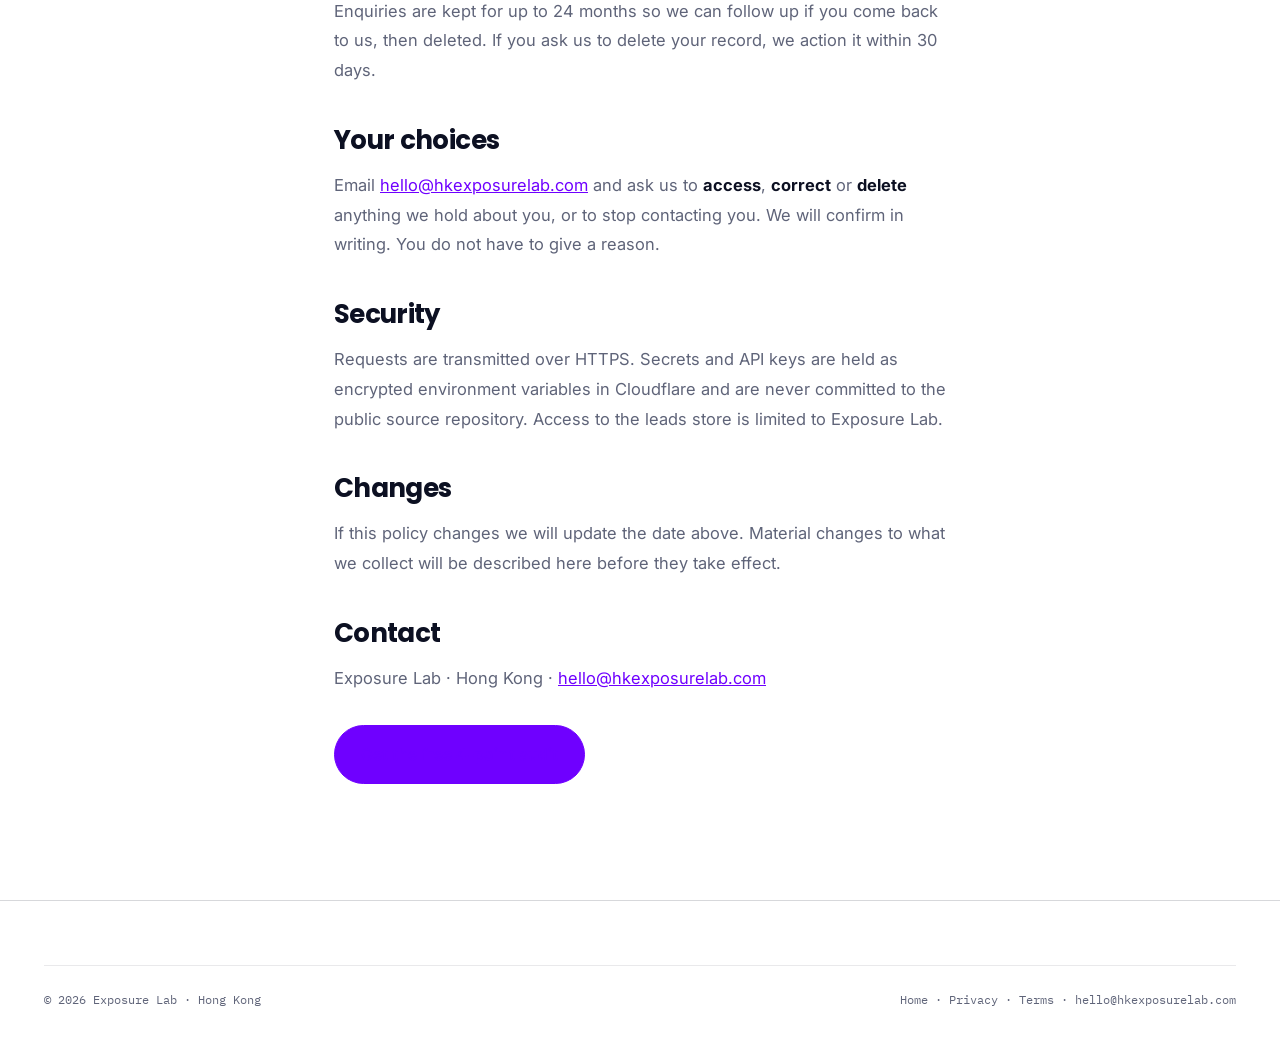
<file: privacy.html>
<!DOCTYPE html>
<html lang="en">
<head>
<meta charset="UTF-8">
<meta name="viewport" content="width=device-width, initial-scale=1.0, viewport-fit=cover">
<meta name="theme-color" content="#0c1022">
<title>Privacy Policy | Exposure Lab Hong Kong</title>
<meta name="description" content="How Exposure Lab handles the information you submit through the free funnel audit form: what we collect, why, who processes it, how long we keep it, and how to have it deleted.">
<link rel="canonical" href="https://hkexposurelab.com/privacy">
<link rel="icon" href="/favicon.svg" type="image/svg+xml">
<meta name="robots" content="index, follow">
<meta property="og:title" content="Privacy Policy | Exposure Lab">
<meta property="og:description" content="What Exposure Lab collects from the free audit form, why, and how to have it removed.">
<meta property="og:url" content="https://hkexposurelab.com/privacy">
<meta property="og:type" content="website">
<meta name="twitter:card" content="summary">
<link rel="preconnect" href="https://fonts.googleapis.com">
<link rel="preconnect" href="https://fonts.gstatic.com" crossorigin>
<link href="https://fonts.googleapis.com/css2?family=Poppins:wght@500;600;700;800&family=Inter:wght@400;500;600&family=IBM+Plex+Mono:wght@400;500;600&display=swap" rel="stylesheet">
<link rel="stylesheet" href="site.css">
</head>
<body>
<a class="skip" href="#main">Skip to content</a>
<header class="header" id="header">
  <div class="header-inner">
    <a href="/" class="brand" aria-label="Exposure Lab — home">
      <svg class="brand-mark" viewBox="0 0 32 32" fill="none" aria-hidden="true"><circle cx="16" cy="16" r="14" stroke="currentColor" stroke-width="2"/><circle cx="16" cy="16" r="5" stroke="var(--accent)" stroke-width="2"/><line x1="16" y1="2" x2="16" y2="8" stroke="currentColor" stroke-width="2"/><line x1="16" y1="24" x2="16" y2="30" stroke="currentColor" stroke-width="2"/><line x1="2" y1="16" x2="8" y2="16" stroke="currentColor" stroke-width="2"/><line x1="24" y1="16" x2="30" y2="16" stroke="currentColor" stroke-width="2"/></svg>
      <span>Exposure<span class="brand-accent">Lab</span></span>
    </a>
    <nav class="nav" aria-label="Main">
      <a href="/" class="nav-link">Home</a>
      <a href="/free-audit" class="nav-link">Free audit</a>
      <a href="/detailed-audit" class="nav-link">Detailed audit</a>
      <a href="/terms" class="nav-link">Terms</a>
    </nav>
    <div class="header-cta"><a href="/free-audit" class="btn btn-accent btn-sm">Get the free audit</a></div>
  </div>
</header>

<main id="main">
  <section class="page-hero">
    <div class="container page-narrow">
      <p class="badge"><span class="badge-dot" aria-hidden="true"></span>Legal</p>
      <h1>Privacy policy</h1>
      <p class="hero-sub">What we collect when you ask for a free funnel audit, why we collect it, and how to get it removed.</p>
      <p class="legal-meta">Last updated 6 November 2026 · Exposure Lab, Hong Kong</p>
    </div>
  </section>

  <section class="section">
    <div class="container page-narrow prose">
      <h2>What we collect</h2>
      <p>When you submit the free-audit form we collect and store only:</p>
      <ul>
        <li>the <strong>email address</strong> you enter, and the <strong>website or Instagram handle</strong> you name;</li>
        <li>the <strong>page you submitted from</strong>, the referring page, and any campaign parameters in the link you arrived on (for example <span class="mono">utm_source</span>);</li>
        <li>technical request data that Cloudflare passes to our endpoint: the <strong>country</strong> of the request, the <strong>user-agent</strong> string, and a timestamp. We use the transient IP address only to rate-limit abusive submissions; it is not stored with your record.</li>
      </ul>
      <p>We do <strong>not</strong> use advertising cookies, tracking pixels or third-party analytics on this site. The site sets no cookies of its own.</p>

      <h2>Why we collect it</h2>
      <ul>
        <li>to prepare and send the audit you asked for, within 48 hours;</li>
        <li>to reply to you about that request;</li>
        <li>to understand which pages and campaigns produce genuine enquiries, so we can improve the site.</li>
      </ul>
      <p>We do not sell your details, and we do not add you to a bulk marketing list for asking.</p>

      <h2>Who processes it</h2>
      <ul>
        <li><strong>Cloudflare</strong> — hosts this site and stores submitted records in Cloudflare KV (including the KV namespace <span class="mono">exposurelab-free-audit-leads</span>).</li>
        <li><strong>Resend</strong> — delivers the notification email to us so the request is seen quickly.</li>
        <li><strong>Airtable</strong> — where a submitted request is recorded against our own leads table if the request is relevant to our services.</li>
      </ul>
      <p>Each of these is a data processor acting on our instruction; none of them is permitted to use your details for their own marketing.</p>

      <h2>How long we keep it</h2>
      <p>Enquiries are kept for up to 24 months so we can follow up if you come back to us, then deleted. If you ask us to delete your record, we action it within 30 days.</p>

      <h2>Your choices</h2>
      <p>Email <a href="mailto:hello@hkexposurelab.com">hello@hkexposurelab.com</a> and ask us to <strong>access</strong>, <strong>correct</strong> or <strong>delete</strong> anything we hold about you, or to stop contacting you. We will confirm in writing. You do not have to give a reason.</p>

      <h2>Security</h2>
      <p>Requests are transmitted over HTTPS. Secrets and API keys are held as encrypted environment variables in Cloudflare and are never committed to the public source repository. Access to the leads store is limited to Exposure Lab.</p>

      <h2>Changes</h2>
      <p>If this policy changes we will update the date above. Material changes to what we collect will be described here before they take effect.</p>

      <h2>Contact</h2>
      <p>Exposure Lab · Hong Kong · <a href="mailto:hello@hkexposurelab.com">hello@hkexposurelab.com</a></p>
      <p style="margin-top:var(--s8)"><a href="/free-audit" class="btn btn-accent">Get the free 4-point audit</a></p>
    </div>
  </section>
</main>

<footer class="footer">
  <div class="container">
    <div class="footer-bottom">
      <span>© 2026 Exposure Lab · Hong Kong</span>
      <span><a href="/">Home</a> · <a href="/privacy">Privacy</a> · <a href="/terms">Terms</a> · <a href="mailto:hello@hkexposurelab.com">hello@hkexposurelab.com</a></span>
    </div>
  </div>
</footer>
<script src="site.js" defer></script>
</body>
</html>
</file>
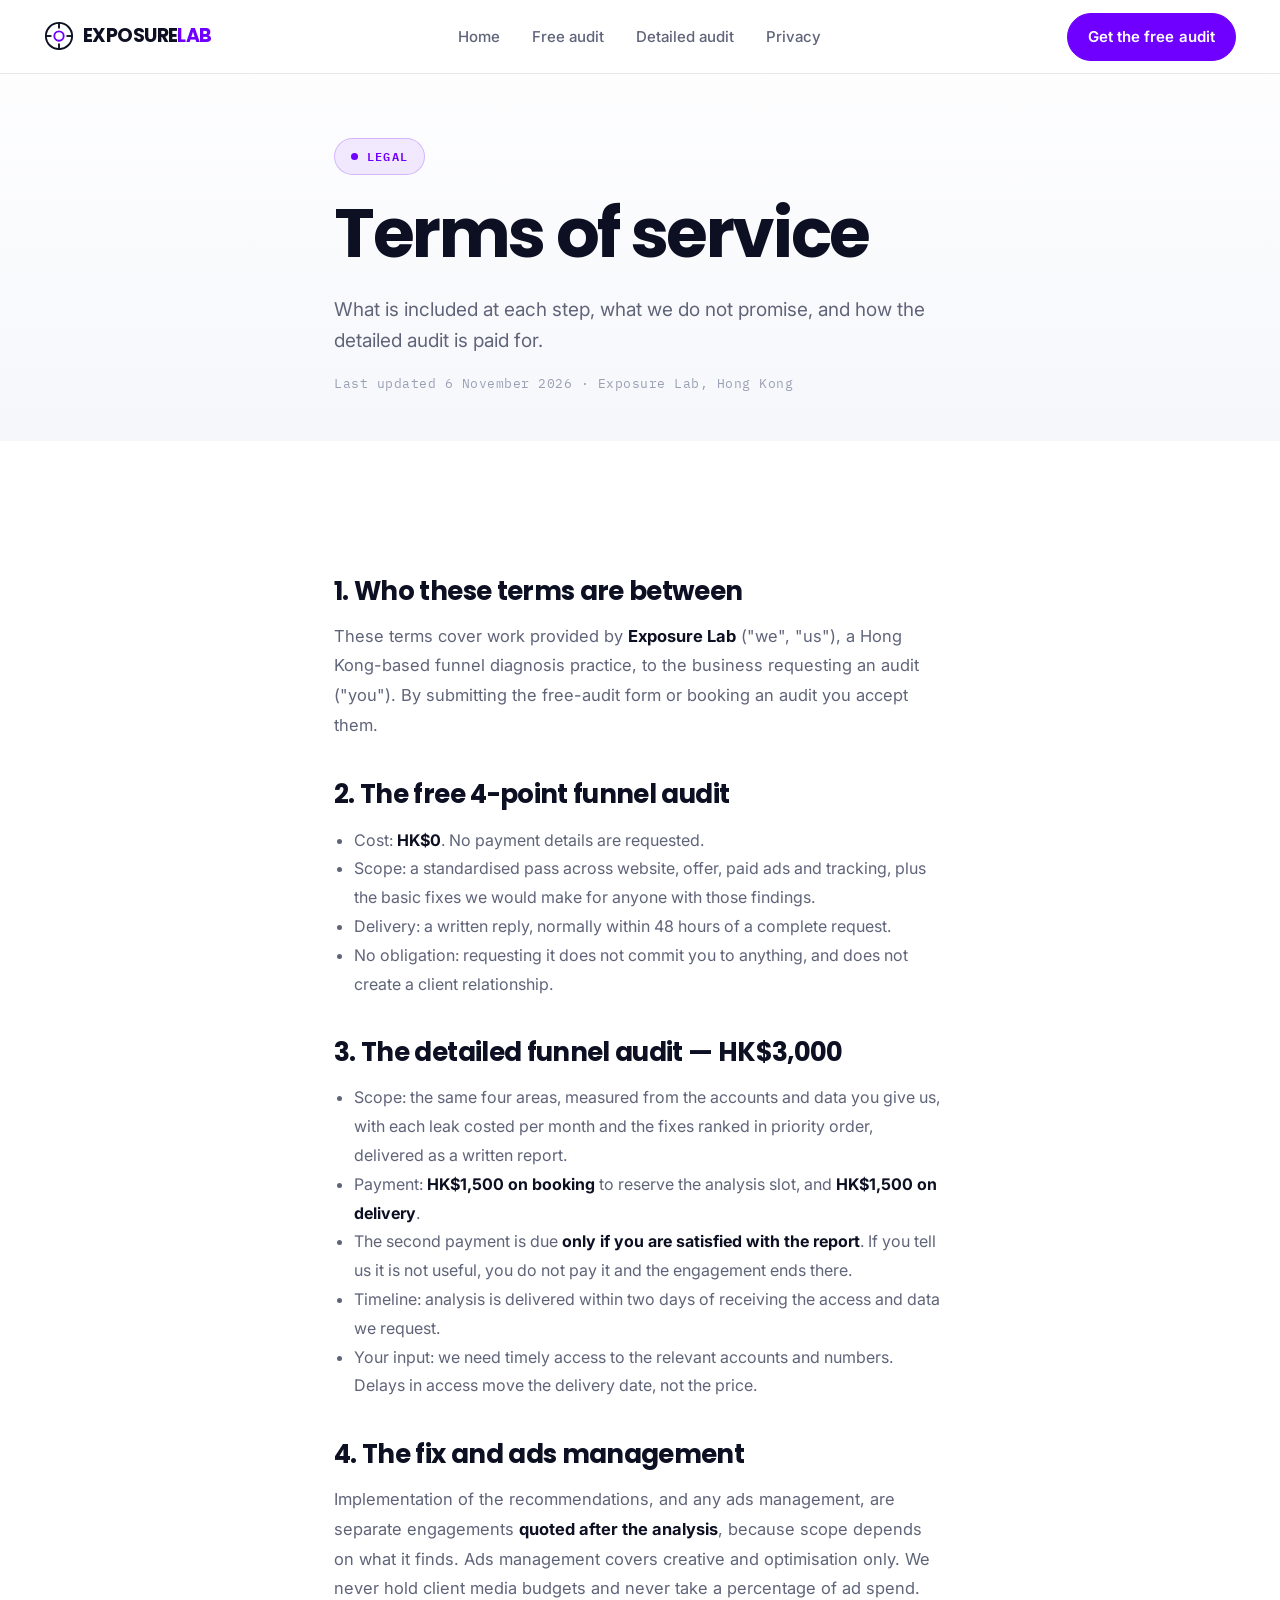
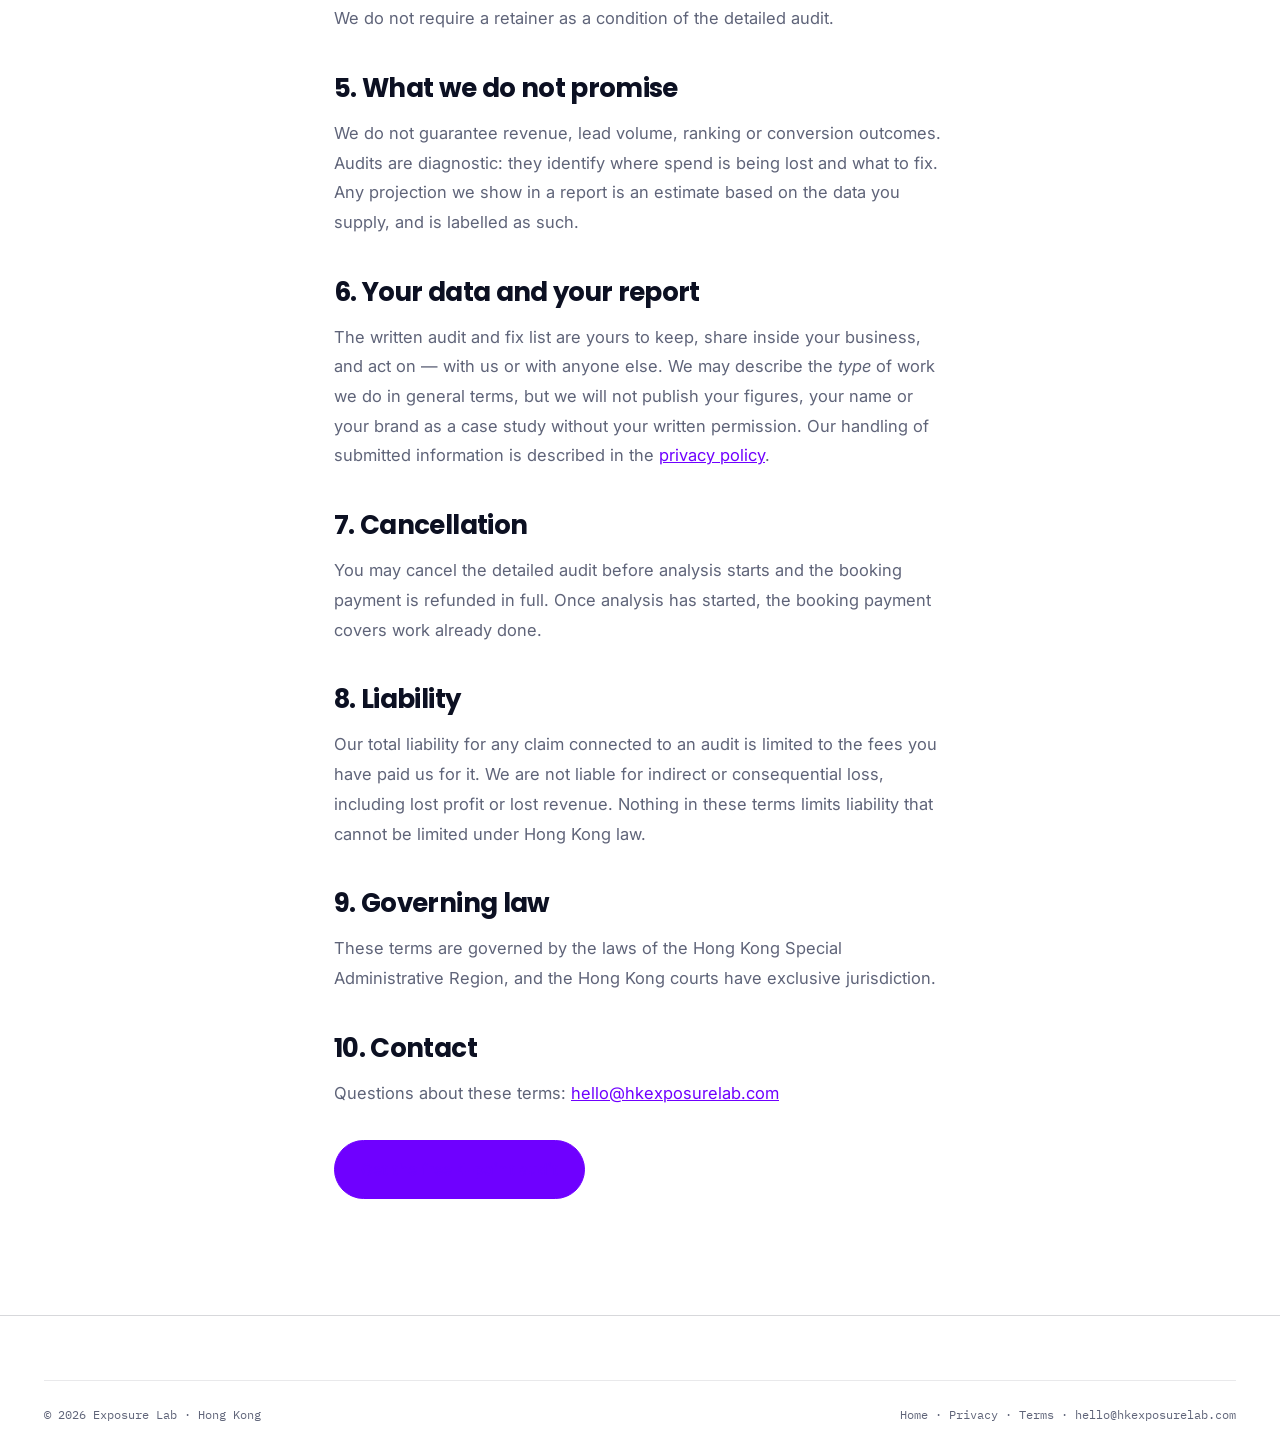
<file: terms.html>
<!DOCTYPE html>
<html lang="en">
<head>
<meta charset="UTF-8">
<meta name="viewport" content="width=device-width, initial-scale=1.0, viewport-fit=cover">
<meta name="theme-color" content="#0c1022">
<title>Terms of Service | Exposure Lab Hong Kong</title>
<meta name="description" content="The terms covering Exposure Lab's free 4-point funnel audit, the HK$3,000 detailed funnel audit (HK$1,500 on booking, HK$1,500 on delivery if satisfied), the fix and ads management.">
<link rel="canonical" href="https://hkexposurelab.com/terms">
<link rel="icon" href="/favicon.svg" type="image/svg+xml">
<meta name="robots" content="index, follow">
<meta property="og:title" content="Terms of Service | Exposure Lab">
<meta property="og:description" content="What is included, what is not promised, and how the HK$3,000 detailed funnel audit is paid.">
<meta property="og:url" content="https://hkexposurelab.com/terms">
<meta property="og:type" content="website">
<meta name="twitter:card" content="summary">
<link rel="preconnect" href="https://fonts.googleapis.com">
<link rel="preconnect" href="https://fonts.gstatic.com" crossorigin>
<link href="https://fonts.googleapis.com/css2?family=Poppins:wght@500;600;700;800&family=Inter:wght@400;500;600&family=IBM+Plex+Mono:wght@400;500;600&display=swap" rel="stylesheet">
<link rel="stylesheet" href="site.css">
</head>
<body>
<a class="skip" href="#main">Skip to content</a>
<header class="header" id="header">
  <div class="header-inner">
    <a href="/" class="brand" aria-label="Exposure Lab — home">
      <svg class="brand-mark" viewBox="0 0 32 32" fill="none" aria-hidden="true"><circle cx="16" cy="16" r="14" stroke="currentColor" stroke-width="2"/><circle cx="16" cy="16" r="5" stroke="var(--accent)" stroke-width="2"/><line x1="16" y1="2" x2="16" y2="8" stroke="currentColor" stroke-width="2"/><line x1="16" y1="24" x2="16" y2="30" stroke="currentColor" stroke-width="2"/><line x1="2" y1="16" x2="8" y2="16" stroke="currentColor" stroke-width="2"/><line x1="24" y1="16" x2="30" y2="16" stroke="currentColor" stroke-width="2"/></svg>
      <span>Exposure<span class="brand-accent">Lab</span></span>
    </a>
    <nav class="nav" aria-label="Main">
      <a href="/" class="nav-link">Home</a>
      <a href="/free-audit" class="nav-link">Free audit</a>
      <a href="/detailed-audit" class="nav-link">Detailed audit</a>
      <a href="/privacy" class="nav-link">Privacy</a>
    </nav>
    <div class="header-cta"><a href="/free-audit" class="btn btn-accent btn-sm">Get the free audit</a></div>
  </div>
</header>

<main id="main">
  <section class="page-hero">
    <div class="container page-narrow">
      <p class="badge"><span class="badge-dot" aria-hidden="true"></span>Legal</p>
      <h1>Terms of service</h1>
      <p class="hero-sub">What is included at each step, what we do not promise, and how the detailed audit is paid for.</p>
      <p class="legal-meta">Last updated 6 November 2026 · Exposure Lab, Hong Kong</p>
    </div>
  </section>

  <section class="section">
    <div class="container page-narrow prose">
      <h2>1. Who these terms are between</h2>
      <p>These terms cover work provided by <strong>Exposure Lab</strong> ("we", "us"), a Hong Kong-based funnel diagnosis practice, to the business requesting an audit ("you"). By submitting the free-audit form or booking an audit you accept them.</p>

      <h2>2. The free 4-point funnel audit</h2>
      <ul>
        <li>Cost: <strong>HK$0</strong>. No payment details are requested.</li>
        <li>Scope: a standardised pass across website, offer, paid ads and tracking, plus the basic fixes we would make for anyone with those findings.</li>
        <li>Delivery: a written reply, normally within 48 hours of a complete request.</li>
        <li>No obligation: requesting it does not commit you to anything, and does not create a client relationship.</li>
      </ul>

      <h2>3. The detailed funnel audit — HK$3,000</h2>
      <ul>
        <li>Scope: the same four areas, measured from the accounts and data you give us, with each leak costed per month and the fixes ranked in priority order, delivered as a written report.</li>
        <li>Payment: <strong>HK$1,500 on booking</strong> to reserve the analysis slot, and <strong>HK$1,500 on delivery</strong>.</li>
        <li>The second payment is due <strong>only if you are satisfied with the report</strong>. If you tell us it is not useful, you do not pay it and the engagement ends there.</li>
        <li>Timeline: analysis is delivered within two days of receiving the access and data we request.</li>
        <li>Your input: we need timely access to the relevant accounts and numbers. Delays in access move the delivery date, not the price.</li>
      </ul>

      <h2>4. The fix and ads management</h2>
      <p>Implementation of the recommendations, and any ads management, are separate engagements <strong>quoted after the analysis</strong>, because scope depends on what it finds. Ads management covers creative and optimisation only. We never hold client media budgets and never take a percentage of ad spend. We do not require a retainer as a condition of the detailed audit.</p>

      <h2>5. What we do not promise</h2>
      <p>We do not guarantee revenue, lead volume, ranking or conversion outcomes. Audits are diagnostic: they identify where spend is being lost and what to fix. Any projection we show in a report is an estimate based on the data you supply, and is labelled as such.</p>

      <h2>6. Your data and your report</h2>
      <p>The written audit and fix list are yours to keep, share inside your business, and act on — with us or with anyone else. We may describe the <em>type</em> of work we do in general terms, but we will not publish your figures, your name or your brand as a case study without your written permission. Our handling of submitted information is described in the <a href="/privacy">privacy policy</a>.</p>

      <h2>7. Cancellation</h2>
      <p>You may cancel the detailed audit before analysis starts and the booking payment is refunded in full. Once analysis has started, the booking payment covers work already done.</p>

      <h2>8. Liability</h2>
      <p>Our total liability for any claim connected to an audit is limited to the fees you have paid us for it. We are not liable for indirect or consequential loss, including lost profit or lost revenue. Nothing in these terms limits liability that cannot be limited under Hong Kong law.</p>

      <h2>9. Governing law</h2>
      <p>These terms are governed by the laws of the Hong Kong Special Administrative Region, and the Hong Kong courts have exclusive jurisdiction.</p>

      <h2>10. Contact</h2>
      <p>Questions about these terms: <a href="mailto:hello@hkexposurelab.com">hello@hkexposurelab.com</a></p>
      <p style="margin-top:var(--s8)"><a href="/free-audit" class="btn btn-accent">Get the free 4-point audit</a></p>
    </div>
  </section>
</main>

<footer class="footer">
  <div class="container">
    <div class="footer-bottom">
      <span>© 2026 Exposure Lab · Hong Kong</span>
      <span><a href="/">Home</a> · <a href="/privacy">Privacy</a> · <a href="/terms">Terms</a> · <a href="mailto:hello@hkexposurelab.com">hello@hkexposurelab.com</a></span>
    </div>
  </div>
</footer>
<script src="site.js" defer></script>
</body>
</html>
</file>
<file: site.css>
/* ═══════════════════════════════════════════════════════════════
   Exposure Lab — site.css
   Palette and layout follow the two reference sites studied:
   acquisition.com  → deep navy canvas, one electric accent, gold for
                      numbers, Poppins display type, metric row.
   firstpage.hk     → inline hero form, numbered "why us" column,
                      mono eyebrow labels, 4-step process.
   ═══════════════════════════════════════════════════════════════ */

:root{
  /* canvas */
  --ink:#0c1022;
  --ink-2:#141935;
  --ink-3:#1e2446;
  --paper:#ffffff;
  --paper-2:#f6f7fb;

  /* one electric accent (acquisition.com #6f00ff) + gold for figures */
  --accent:#6f00ff;
  --accent-2:#8b3dff;
  --accent-dim:rgba(111,0,255,.08);
  --accent-line:rgba(111,0,255,.22);
  --gold:#f6d234;
  --gold-2:#e0bd18;
  --warn:#e5484d;
  --warn-dim:rgba(229,72,77,.10);

  /* text */
  --text:#0c1022;
  --muted:#5f6479;
  --muted-2:#9aa0b4;
  --on-dark:#ffffff;
  --on-dark-soft:rgba(255,255,255,.72);
  --on-dark-faint:rgba(255,255,255,.46);
  --line:rgba(12,16,34,.09);
  --line-2:rgba(12,16,34,.16);
  --line-dark:rgba(255,255,255,.14);

  /* type */
  --font-display:'Poppins',system-ui,-apple-system,sans-serif;
  --font-ui:'Inter',system-ui,-apple-system,sans-serif;
  --font-mono:'IBM Plex Mono',ui-monospace,monospace;

  /* space */
  --s1:4px; --s2:8px; --s3:12px; --s4:16px; --s5:20px; --s6:24px;
  --s8:32px; --s10:40px; --s12:48px; --s16:64px; --s20:80px; --s24:96px; --s32:128px;

  /* radius */
  --r-sm:8px; --r-md:12px; --r-lg:18px; --r-xl:24px; --r-2xl:32px; --r-pill:999px;

  /* elevation */
  --shadow-sm:0 1px 2px rgba(12,16,34,.05);
  --shadow-md:0 6px 20px rgba(12,16,34,.07);
  --shadow-lg:0 18px 44px rgba(12,16,34,.10);
  --shadow-accent:0 14px 38px rgba(111,0,255,.22);

  --ease:cubic-bezier(.16,1,.3,1);
  --dur-fast:150ms; --dur:250ms; --dur-slow:420ms;
  --maxw:1240px; --header-h:74px;
}

/* ── reset ── */
*,*::before,*::after{box-sizing:border-box}
html{-webkit-text-size-adjust:100%;scroll-behavior:smooth;scroll-padding-top:calc(var(--header-h) + 16px)}
body{
  margin:0;background:var(--paper);color:var(--text);
  font-family:var(--font-ui);font-size:16px;line-height:1.6;font-weight:400;
  -webkit-font-smoothing:antialiased;-moz-osx-font-smoothing:grayscale;
}
img,svg,video{max-width:100%;display:block;height:auto}
a{color:inherit;text-decoration:none;transition:color var(--dur-fast) var(--ease)}
button{font:inherit}
:focus-visible{outline:2px solid var(--accent);outline-offset:3px;border-radius:6px}
::selection{background:var(--accent);color:#fff}
.sr-only{position:absolute;width:1px;height:1px;padding:0;margin:-1px;overflow:hidden;clip:rect(0,0,0,0);white-space:nowrap;border:0}
.skip{position:absolute;left:16px;top:-60px;z-index:200;background:var(--ink);color:#fff;padding:10px 16px;border-radius:var(--r-sm);transition:top var(--dur) var(--ease)}
.skip:focus{top:16px}

/* ── type helpers ── */
h1,h2,h3,h4{margin:0;font-family:var(--font-display);font-weight:700;line-height:1.12;letter-spacing:-.025em;color:var(--text)}
h1{font-size:clamp(38px,5.6vw,68px);line-height:1.04;letter-spacing:-.035em}
h2{font-size:clamp(28px,3.6vw,46px)}
h3{font-size:clamp(19px,2vw,22px);letter-spacing:-.015em}
p{margin:0}
.on-dark{color:var(--on-dark)}
.on-dark-soft{color:var(--on-dark-soft)}
.eyebrow{
  display:inline-flex;align-items:center;gap:10px;margin:0 0 var(--s4);
  font-family:var(--font-mono);font-size:12px;font-weight:600;letter-spacing:.14em;
  text-transform:uppercase;color:var(--accent)
}
.eyebrow::before{content:"";width:26px;height:1px;background:currentColor;opacity:.5}
.eyebrow-dark{color:var(--gold)}
.eyebrow-dark::before{background:var(--gold);opacity:.6}

/* ── layout ── */
.container{width:100%;max-width:var(--maxw);margin:0 auto;padding:0 var(--s6)}
.container-narrow{max-width:860px}
.section{padding:var(--s24) 0;position:relative}
.section-light{background:var(--paper-2);border-block:1px solid var(--line)}
.section-dark{background:var(--ink);color:var(--on-dark)}
.section-head{max-width:760px;margin:0 0 var(--s16)}
.section-sub{margin-top:var(--s5);font-size:18px;line-height:1.7;color:var(--muted)}
/* ── mobile (touch) refinements ─────────────────────────────────
   Everything below applies to phones and tablets in portrait. The
   tap-target rules live here on purpose: applying them at desktop
   breaks the footer's compact multi-column link lists. */

@media(max-width:700px){.section{padding:var(--s16) 0}.section-head{margin-bottom:var(--s10)}}

/* ── buttons ── */
.btn{
  display:inline-flex;align-items:center;justify-content:center;gap:10px;
  font-family:var(--font-ui);font-size:16px;font-weight:600;letter-spacing:.005em;
  padding:14px 26px;border-radius:var(--r-pill);border:1px solid transparent;
  cursor:pointer;transition:transform var(--dur) var(--ease),background var(--dur-fast) var(--ease),box-shadow var(--dur) var(--ease),border-color var(--dur-fast) var(--ease);
  white-space:nowrap;text-align:center
}
.btn-lg{padding:17px 32px;font-size:17px}
.btn-sm{padding:11px 20px;font-size:15px}
.btn .arrow{transition:transform var(--dur) var(--ease)}
.btn:hover .arrow{transform:translateX(4px)}
.btn-accent{background:var(--accent);color:#fff;border-color:var(--accent)}
.btn-accent:hover{background:var(--accent-2);border-color:var(--accent-2);transform:translateY(-2px);box-shadow:var(--shadow-accent)}
.btn-primary{background:var(--ink);color:#fff;border-color:var(--ink)}
.btn-primary:hover{background:var(--ink-2);transform:translateY(-2px);box-shadow:var(--shadow-lg)}
.btn-secondary{background:var(--paper);color:var(--text);border-color:var(--line-2)}
.btn-secondary:hover{border-color:var(--ink);transform:translateY(-2px);box-shadow:var(--shadow-md)}
.btn-ghost-dark{background:transparent;color:var(--text);border-color:var(--line-2)}
.btn-ghost-dark:hover{border-color:var(--ink);background:var(--paper-2)}
.btn:disabled{opacity:.5;cursor:not-allowed;transform:none!important}

/* ── header ── */
.header{
  position:fixed;inset:0 0 auto 0;height:var(--header-h);z-index:100;
  background:rgba(255,255,255,.86);backdrop-filter:saturate(180%) blur(14px);
  border-bottom:1px solid var(--line);transition:border-color var(--dur) var(--ease),background var(--dur) var(--ease)
}
.header.scrolled{border-color:var(--line-2);background:rgba(255,255,255,.96)}
.header-inner{
  display:flex;align-items:center;justify-content:space-between;gap:var(--s6);
  height:100%;max-width:var(--maxw);margin:0 auto;padding:0 var(--s6)
}
.brand{display:flex;align-items:center;gap:9px;font-family:var(--font-display);font-weight:700;
  font-size:19px;letter-spacing:-.03em;color:var(--ink);text-transform:uppercase;flex:none}
.brand-mark{width:30px;height:30px;flex:none}
.brand-accent{color:var(--accent)}
.nav{display:flex;align-items:center;gap:var(--s2)}
.nav-link{font-size:15px;font-weight:500;color:var(--muted);padding:9px 12px;border-radius:var(--r-sm)}
.nav-link:hover{color:var(--text);background:var(--paper-2)}
.header-cta{display:flex;align-items:center;gap:var(--s3)}
.header-mail{font-family:var(--font-mono);font-size:13px;color:var(--muted)}
.header-mail:hover{color:var(--accent)}
.mobile-menu-btn{display:none;align-items:center;justify-content:center;width:42px;height:42px;
  border:1px solid var(--line-2);background:transparent;border-radius:var(--r-sm);cursor:pointer;color:var(--ink)}
@media(max-width:1100px){.header-mail{display:none}}
@media(max-width:940px){
  .nav{display:none}
  .mobile-menu-btn{display:inline-flex}
  .nav.nav-open{
    display:flex;flex-direction:column;align-items:stretch;gap:2px;
    position:fixed;top:var(--header-h);left:0;right:0;padding:var(--s4) var(--s6) var(--s6);
    background:var(--paper);border-bottom:1px solid var(--line-2);box-shadow:var(--shadow-lg)
  }
  .nav.nav-open .nav-link{padding:14px 8px;font-size:17px;border-bottom:1px solid var(--line)}
}

/* ── hero ── */
.hero{position:relative;padding:calc(var(--header-h) + var(--s20)) 0 var(--s16);overflow:hidden}
.hero-glow{position:absolute;top:-280px;right:-180px;width:760px;height:760px;pointer-events:none;
  background:radial-gradient(circle at center,rgba(111,0,255,.14),transparent 62%)}
.hero-grid{position:relative;display:grid;grid-template-columns:1.08fr .92fr;gap:var(--s16);align-items:start}
@media(max-width:1000px){.hero-grid{grid-template-columns:1fr;gap:var(--s10)}}
.badge{display:inline-flex;align-items:center;gap:9px;margin:0 0 var(--s6);padding:8px 16px;
  background:var(--accent-dim);border:1px solid var(--accent-line);border-radius:var(--r-pill);
  font-family:var(--font-mono);font-size:12px;font-weight:600;letter-spacing:.1em;text-transform:uppercase;color:var(--accent)}
.badge-dark{background:rgba(246,210,52,.12);border-color:rgba(246,210,52,.3);color:var(--gold)}
.badge-dot{width:7px;height:7px;border-radius:50%;background:currentColor;animation:pulse 2.2s var(--ease) infinite}
@keyframes pulse{0%,100%{opacity:1;transform:scale(1)}50%{opacity:.35;transform:scale(.7)}}
.h1-accent{color:var(--accent)}
.hero-sub{margin-top:var(--s6);max-width:56ch;font-size:19px;line-height:1.65;color:var(--muted)}
.hero-ctas{display:flex;flex-wrap:wrap;gap:var(--s3);margin-top:var(--s8)}
.hero-stats{display:grid;grid-template-columns:repeat(4,1fr);gap:var(--s5);margin:var(--s10) 0 0;
  padding-top:var(--s6);border-top:1px solid var(--line)}
.hero-stats dt{font-family:var(--font-display);font-size:24px;font-weight:700;color:var(--ink);letter-spacing:-.02em}
.hero-stats dd{margin:2px 0 0;font-family:var(--font-mono);font-size:12px;letter-spacing:.06em;text-transform:uppercase;color:var(--muted)}
@media(max-width:640px){.hero-stats{grid-template-columns:repeat(2,1fr);gap:var(--s4)}}

/* ── hero form panel ── */
.panel{background:var(--paper);border:1px solid var(--line);border-radius:var(--r-2xl);
  padding:var(--s8);box-shadow:var(--shadow-lg);position:sticky;top:calc(var(--header-h) + 24px)}
@media(max-width:1000px){.panel{position:static;top:auto}}
.panel-head{margin-bottom:var(--s6)}
.panel-eyebrow{margin:0 0 var(--s3);font-family:var(--font-mono);font-size:12px;font-weight:600;
  letter-spacing:.12em;text-transform:uppercase;color:var(--accent)}
.panel-title{font-size:clamp(22px,2.4vw,27px)}
.panel-sub{margin-top:var(--s2);font-size:15px;color:var(--muted)}
.audit-form{display:grid;gap:var(--s4)}
.form-field{display:grid;gap:6px;min-width:0}
.form-label{font-family:var(--font-mono);font-size:11.5px;font-weight:500;letter-spacing:.1em;
  text-transform:uppercase;color:var(--muted)}
.form-input{width:100%;font-family:var(--font-ui);font-size:16px;color:var(--text);background:var(--paper);
  border:1.5px solid var(--line-2);border-radius:var(--r-md);padding:14px 16px;
  transition:border-color var(--dur-fast) var(--ease),box-shadow var(--dur-fast) var(--ease)}
.form-input::placeholder{color:var(--muted-2)}
.form-input:focus{outline:none;border-color:var(--accent);box-shadow:0 0 0 3px var(--accent-dim)}
.form-input[aria-invalid="true"]{border-color:var(--warn);box-shadow:0 0 0 3px var(--warn-dim)}
.form-error{display:none;margin:0;font-size:13px;font-weight:600;line-height:1.4;color:var(--warn)}
.form-error.visible,.form-error:not([hidden]):not(:empty){display:block}
.form-submit{width:100%;margin-top:var(--s2)}
.form-micro{margin:0;text-align:center;font-family:var(--font-mono);font-size:12px;letter-spacing:.03em;color:var(--muted)}
.form-status{display:none;margin:0;padding:var(--s4);border-radius:var(--r-md);
  background:var(--accent-dim);border:1px solid var(--accent-line);font-size:14.5px;font-weight:500;color:var(--text)}
.form-status.visible{display:block}
.form-status a{color:var(--accent);text-decoration:underline}
.hp{position:absolute!important;left:-9999px!important;width:1px!important;height:1px!important;opacity:0!important;pointer-events:none}
.form-success{margin:0;padding:var(--s6);border-radius:var(--r-lg);background:var(--accent-dim);
  border:1px solid var(--accent-line)}
.form-success h3{font-size:22px;margin-bottom:var(--s3)}
.form-success p{font-size:15px;color:var(--muted);line-height:1.65}
.form-success strong{color:var(--text)}
.success-mark{width:40px;height:40px;display:flex;align-items:center;justify-content:center;
  border-radius:50%;background:var(--accent);color:#fff;margin-bottom:var(--s4)}
.success-list{list-style:none;margin:var(--s5) 0 0;padding:0;display:grid;gap:8px;
  font-family:var(--font-mono);font-size:12.5px;color:var(--muted)}
.success-list li{display:flex;gap:8px}
.success-list li::before{content:"✓";color:var(--accent);font-weight:700}
.form-success .btn{margin-top:var(--s5)}

/* ── trust strip ── */
.strip{background:var(--ink);color:var(--on-dark-soft);border-block:1px solid var(--line-dark)}
.strip-inner{display:flex;flex-wrap:wrap;gap:var(--s4) var(--s10);padding:var(--s5) 0;
  font-family:var(--font-mono);font-size:12.5px;letter-spacing:.05em}
.strip-item strong{color:var(--on-dark);font-weight:600}

/* ── answer block (written to be quoted by an AI assistant) ── */
.answer{border-bottom:1px solid var(--line)}
.answer-grid{display:grid;grid-template-columns:.72fr 1.28fr;gap:var(--s16);align-items:start}
@media(max-width:900px){.answer-grid{grid-template-columns:1fr;gap:var(--s8)}}
.answer-h2{font-size:clamp(24px,2.6vw,32px)}
.answer-body p{font-size:17.5px;line-height:1.75;color:var(--muted)}
.answer-body p + p{margin-top:var(--s5)}
.answer-body strong{color:var(--text);font-weight:600}

/* ── cards ── */
.cards-4{display:grid;grid-template-columns:repeat(4,1fr);gap:var(--s5)}
@media(max-width:1080px){.cards-4{grid-template-columns:repeat(2,1fr)}}
@media(max-width:620px){.cards-4{grid-template-columns:1fr}}
.card{display:flex;flex-direction:column;background:var(--paper);border:1px solid var(--line);
  border-radius:var(--r-xl);padding:var(--s6);transition:transform var(--dur) var(--ease),box-shadow var(--dur) var(--ease),border-color var(--dur) var(--ease)}
.card:hover{transform:translateY(-3px);border-color:var(--accent-line);box-shadow:var(--shadow-lg)}
.card-featured{border-color:var(--accent-line);background:linear-gradient(180deg,var(--accent-dim),var(--paper) 55%)}
.card-step{margin:0 0 var(--s4);font-family:var(--font-mono);font-size:11.5px;font-weight:600;
  letter-spacing:.1em;text-transform:uppercase;color:var(--accent)}
.card h3{margin-bottom:var(--s3)}
.card p{font-size:15px;line-height:1.65;color:var(--muted)}
.card-price{margin-top:auto;padding-top:var(--s5);display:flex;flex-wrap:wrap;align-items:baseline;gap:10px;border-top:1px solid var(--line)}
.price{font-family:var(--font-display);font-size:25px;font-weight:700;color:var(--ink);letter-spacing:-.02em}
.price-note{font-family:var(--font-mono);font-size:11.5px;letter-spacing:.06em;text-transform:uppercase;color:var(--muted)}
.card-link{margin-top:var(--s4);font-size:15px;font-weight:600;color:var(--accent)}
.card-link:hover{color:var(--accent-2)}
.card-icon{width:44px;height:44px;display:flex;align-items:center;justify-content:center;margin-bottom:var(--s4);
  border-radius:var(--r-md);background:var(--accent-dim);color:var(--accent)}

/* ── pillars ── */
.pillar{background:transparent;border:0;border-top:2px solid var(--line-2);border-radius:0;padding:var(--s6) 0 0}
.pillar:hover{transform:none;box-shadow:none;border-color:var(--accent)}
.pillar-num{margin:0 0 var(--s3);font-family:var(--font-mono);font-size:12px;font-weight:600;letter-spacing:.12em;color:var(--accent)}
.pillar-cost{margin-top:var(--s4);font-family:var(--font-mono);font-size:11.5px;letter-spacing:.06em;
  text-transform:uppercase;color:var(--muted-2)}

/* ── numbered reasons (firstpage.hk "Why" column) ── */
.reasons{list-style:none;margin:0;padding:0;display:grid;grid-template-columns:repeat(2,1fr);gap:var(--s10) var(--s12)}
@media(max-width:840px){.reasons{grid-template-columns:1fr;gap:var(--s8)}}
.reason-num{margin:0 0 var(--s3);font-family:var(--font-mono);font-size:13px;font-weight:600;letter-spacing:.14em;color:var(--gold)}
.reason h3{margin-bottom:var(--s3)}
.reason p{font-size:16px;line-height:1.7}

/* ── metrics (acquisition.com metric row) ── */
.metrics{display:grid;grid-template-columns:repeat(4,1fr);gap:var(--s5);margin:0}
@media(max-width:880px){.metrics{grid-template-columns:repeat(2,1fr)}}
@media(max-width:460px){.metrics{grid-template-columns:1fr}}
.metric{margin:0;padding:var(--s8) var(--s6);background:var(--paper);border:1px solid var(--line);border-radius:var(--r-xl)}
.metric-value{margin:0;font-family:var(--font-display);font-size:clamp(30px,3.4vw,42px);font-weight:800;
  letter-spacing:-.03em;color:var(--ink);line-height:1}
.metric-value.accent-value{color:var(--accent)}
.metric-label{margin-top:var(--s3);font-size:14.5px;line-height:1.5;color:var(--muted)}

/* ── process steps ── */
.steps{list-style:none;margin:0;padding:0;display:grid;grid-template-columns:repeat(4,1fr);gap:var(--s6);counter-reset:step}
@media(max-width:980px){.steps{grid-template-columns:repeat(2,1fr)}}
@media(max-width:560px){.steps{grid-template-columns:1fr}}
.step{position:relative;padding-top:var(--s8);border-top:1px solid var(--line-2)}
.step::before{content:"";position:absolute;top:-1px;left:0;width:44px;height:2px;background:var(--accent)}
.step-num{margin:0 0 var(--s3);font-family:var(--font-mono);font-size:12px;font-weight:600;letter-spacing:.12em;
  text-transform:uppercase;color:var(--accent)}
.step h3{margin-bottom:var(--s3)}
.step p{font-size:15.5px;line-height:1.7;color:var(--muted)}

/* ── founders ── */
.founders{display:grid;grid-template-columns:1.15fr .85fr;gap:var(--s16);align-items:start}
@media(max-width:900px){.founders{grid-template-columns:1fr;gap:var(--s10)}}
.founders-copy{margin-top:var(--s5);font-size:17px;line-height:1.75;color:var(--muted)}
.founders-copy strong{color:var(--text)}
.cred-list{list-style:none;margin:0;padding:0;display:grid;gap:var(--s4)}
.cred-list li{padding:var(--s5);background:var(--paper-2);border:1px solid var(--line);border-radius:var(--r-lg)}
.cred-list strong{display:block;font-family:var(--font-display);font-size:17px;font-weight:700;color:var(--ink)}
.cred-list span{display:block;margin-top:4px;font-size:14.5px;color:var(--muted)}

/* ── pricing table ──
   Tables are the right shape for desktop, but a 4-column comparison is unreadable
   on a phone. `.table-wrap` scrolls horizontally on desktop (min-width 560px) and
   switches to stacked comparison cards at ≤768px. */
.table-wrap{overflow-x:auto;border:1px solid var(--line-2);border-radius:var(--r-xl);background:var(--paper)}
.table{width:100%;border-collapse:collapse;min-width:560px}
.table th,.table td{padding:var(--s5) var(--s6);text-align:left;font-size:15.5px;vertical-align:top;border-bottom:1px solid var(--line)}
.table thead th{font-family:var(--font-mono);font-size:11.5px;font-weight:600;letter-spacing:.1em;
  text-transform:uppercase;color:var(--muted);background:var(--paper-2)}
.table tbody tr:last-child th,.table tbody tr:last-child td{border-bottom:0}
.table tbody th{font-weight:600;color:var(--ink);white-space:nowrap}
.table td{color:var(--muted)}
.table-price{font-family:var(--font-display);font-size:19px;font-weight:700;color:var(--accent);white-space:nowrap}
.table-note{display:block;margin-top:4px;font-family:var(--font-mono);font-size:11px;letter-spacing:.04em;
  text-transform:uppercase;color:var(--muted-2);font-weight:400}
.table-foot{margin-top:var(--s4);font-family:var(--font-mono);font-size:12.5px;color:var(--muted)}

/* ── FAQ ── */
.faq{border-top:1px solid var(--line-2)}
.faq-item{border-bottom:1px solid var(--line-2)}
.faq-question{width:100%;display:flex;align-items:center;justify-content:space-between;gap:var(--s5);
  padding:var(--s5) 0;background:none;border:0;cursor:pointer;text-align:left;
  font-family:var(--font-display);font-size:clamp(17px,1.8vw,20px);font-weight:600;color:var(--text);
  transition:color var(--dur-fast) var(--ease)}
.faq-question:hover{color:var(--accent)}
.faq-icon{flex:none;color:var(--muted);transition:transform var(--dur) var(--ease),color var(--dur-fast) var(--ease)}
.faq-item.open .faq-icon,.faq-question[aria-expanded="true"] .faq-icon{transform:rotate(135deg);color:var(--accent)}
.faq-answer{max-height:0;overflow:hidden;opacity:0;
  transition:max-height var(--dur-slow) var(--ease),opacity var(--dur) var(--ease)}
.faq-answer p{padding-bottom:var(--s5);font-size:16px;line-height:1.75;color:var(--muted);max-width:74ch}
.faq-answer a{color:var(--accent);text-decoration:underline}

/* ── final CTA ── */
.cta{position:relative;overflow:hidden;background:var(--ink);color:var(--on-dark);
  padding:var(--s32) 0;text-align:center}
.cta-glow{position:absolute;top:50%;left:50%;transform:translate(-50%,-50%);width:820px;height:820px;pointer-events:none;
  background:radial-gradient(circle at center,rgba(111,0,255,.22),transparent 64%)}
.cta .container{position:relative}
.cta h2{max-width:24ch;margin:0 auto}
.cta-sub{margin:var(--s5) auto 0;max-width:62ch;font-size:17px;line-height:1.7}
.cta-buttons{display:flex;flex-wrap:wrap;gap:var(--s3);justify-content:center;margin-top:var(--s8)}
.cta-note{margin-top:var(--s6);font-family:var(--font-mono);font-size:12.5px;letter-spacing:.05em;color:var(--on-dark-faint)}

/* ── footer ── */
.footer{background:var(--paper);border-top:1px solid var(--line-2);padding:var(--s16) 0 var(--s8)}
.footer-grid{display:grid;grid-template-columns:1.6fr 1fr 1fr 1fr;gap:var(--s10);margin-bottom:var(--s12)}
@media(max-width:900px){.footer-grid{grid-template-columns:1fr 1fr;gap:var(--s8)}}
@media(max-width:520px){.footer-grid{grid-template-columns:1fr}}
.footer-brand .brand{margin-bottom:var(--s4)}
.footer-brand p{font-size:15px;line-height:1.7;color:var(--muted);max-width:38ch}
.footer-contact{margin-top:var(--s4)!important;font-family:var(--font-mono);font-size:13px;color:var(--muted)}
.footer-contact a{color:var(--accent)}
.footer-title{margin:0 0 var(--s4);font-family:var(--font-mono);font-size:11.5px;font-weight:600;
  letter-spacing:.12em;text-transform:uppercase;color:var(--muted-2)}
.footer-links{list-style:none;margin:0;padding:0;display:grid;gap:10px}
.footer-links a{font-size:15px;color:var(--muted)}
.footer-links a:hover{color:var(--accent)}
.footer-bottom{display:flex;flex-wrap:wrap;justify-content:space-between;gap:var(--s4);
  padding-top:var(--s6);border-top:1px solid var(--line);font-family:var(--font-mono);font-size:12px;color:var(--muted)}

/* ── reveal on scroll ── */
.reveal{opacity:0;transform:translateY(18px);transition:opacity var(--dur-slow) var(--ease),transform var(--dur-slow) var(--ease)}
.reveal.in{opacity:1;transform:none}

/* ── sub-pages (free-audit, detailed-audit, privacy, terms, 404) ── */
.page-hero{position:relative;overflow:hidden;padding:calc(var(--header-h) + var(--s16)) 0 var(--s12);
  background:linear-gradient(180deg,var(--paper),var(--paper-2))}
.page-hero h1{max-width:22ch}
.page-hero .hero-sub{max-width:60ch}
.page-narrow{max-width:660px;margin:0 auto}
.card-panel{background:var(--paper);border:1px solid var(--line);border-radius:var(--r-2xl);
  padding:var(--s10);box-shadow:var(--shadow-lg)}
@media(max-width:640px){.card-panel{padding:var(--s6)}}
.prose p{font-size:16.5px;line-height:1.8;color:var(--muted);margin-bottom:var(--s5)}
.prose h2{margin:var(--s10) 0 var(--s4);font-size:clamp(21px,2.2vw,26px)}
.prose ul{margin:0 0 var(--s5);padding-left:var(--s5);color:var(--muted);line-height:1.8}
.prose strong{color:var(--text)}
.prose a{color:var(--accent);text-decoration:underline}
.legal-meta{font-family:var(--font-mono);font-size:12.5px;letter-spacing:.04em;color:var(--muted-2);margin-top:var(--s4)}
.pill-row{display:flex;flex-wrap:wrap;gap:var(--s3);margin-top:var(--s6)}
.pill{font-family:var(--font-mono);font-size:12px;letter-spacing:.06em;text-transform:uppercase;
  padding:8px 14px;border-radius:var(--r-pill);background:var(--paper-2);border:1px solid var(--line);color:var(--muted)}
.pill-accent{background:var(--accent-dim);border-color:var(--accent-line);color:var(--accent)}

/* ═══════════════════════════════════════════════════════════════
   MOBILE (touch) REFINEMENTS
   Applies at ≤768px so phones and narrow tablets get the same treatment.
   Tap targets are enforced here only — at desktop the footer's compact
   multi-column link lists must stay tight.
   ═══════════════════════════════════════════════════════════════ */
@media(max-width:768px){

  /* ── every *control* tap target clears 44px.
     Inline prose links are excluded on purpose: making an in-paragraph link
     a 44px flex block destroys reading rhythm. They get extra line spacing
     instead. */
  .nav-link,.header-mail,.footer-links a,.card-link,
  .strip-item a,.faq-question,.btn{ min-height:44px; }
  .nav-link,.footer-links a,.card-link{ display:flex; align-items:center; }
  .footer-links a,.card-link{ padding:5px 0; }
  .footer-links{ gap:6px; }
  .prose a,.table a,.faq-answer a{ padding:2px 0; }

  /* ── header: brand is the anchor, both controls thumb-reachable ── */
  .brand{ font-size:21px; gap:8px; }
  .brand-mark{ width:34px; height:34px; }
  .header-mail{ display:none; }
  .mobile-menu-btn{ width:46px; height:46px; }
  .header-cta{ gap:var(--s2); }
  .header-cta .btn-sm{ padding:13px 16px; font-size:14px; }
  .nav.nav-open .nav-link{ padding:16px 8px; font-size:17px; }

  /* ── hero: one CTA per line, badge wraps instead of clipping ── */
  .hero{ padding-top:calc(var(--header-h) + var(--s12)); padding-bottom:var(--s10); }
  .hero-ctas{ flex-direction:column; align-items:stretch; gap:var(--s3); }
  .hero-ctas .btn{ width:100%; }
  .hero-stats{ grid-template-columns:1fr 1fr; gap:var(--s5) var(--s4); }
  .hero-stats dt{ font-size:22px; }
  .badge{ max-width:100%; text-align:left; line-height:1.55; }
  .badge-dot{ flex:none; }

  /* ── type and spacing: nothing below 15px for body copy ── */
  .section{ padding:var(--s16) 0; }
  .section-head{ margin-bottom:var(--s10); }
  .section-sub{ font-size:16.5px; line-height:1.7; }
  .answer-body p{ font-size:16.5px; line-height:1.75; }
  .card{ padding:var(--s6) var(--s5); }
  .card p,.step p,.reason p{ font-size:16px; line-height:1.7; }
  .card-link{ font-size:16px; }
  .steps{ gap:var(--s8); }
  .pillar-cost,.price-note{ font-size:11.5px; }
  .table th,.table td{ padding:14px 14px; font-size:15px; }
  .prose p{ font-size:16.5px; line-height:1.8; }
  .legal-meta{ line-height:1.7; }
  .page-hero{ padding-top:calc(var(--header-h) + var(--s12)); padding-bottom:var(--s10); }

  /* ── pricing table scrolls inside its own card, not the page ── */
  .table-wrap{ -webkit-overflow-scrolling:touch; }
  .table{ min-width:560px; }
  .table-price,.table-note{ white-space:normal; }

  /* ── form: thumb-sized fields and a full-width button ── */
  .audit-form{ gap:var(--s4); }
  .form-input{ padding:15px 16px; font-size:16px; }
  .form-submit{ width:100%; }
  .form-label{ font-size:12px; }
  .panel{ padding:var(--s6) var(--s5); border-radius:var(--r-xl); }
  .form-success{ padding:var(--s5); }
  .success-list{ font-size:13px; }
  .card-panel{ padding:var(--s6) var(--s5); }

  /* ── footer ── */
  .footer-grid{ gap:var(--s8); }
  .footer-bottom{ gap:var(--s2); line-height:1.7; }

  /* ── FAQ: bigger hit area, more readable answers ── */
  .faq-question{ padding:var(--s5) 0; }
  .faq-answer p{ font-size:16px; line-height:1.75; }
  .acc summary{ padding:var(--s5) 0; }
  .acc .body{ font-size:16px; line-height:1.75; }
  .pill{ font-size:12px; padding:9px 13px; }
}

/* phones in the narrowest band: single-column everywhere */
@media(max-width:560px){
  .hero-stats{ grid-template-columns:1fr 1fr; }
  .price-band{ grid-template-columns:1fr; }
  .cta-buttons{ flex-direction:column; align-items:stretch; }
  .cta-buttons .btn{ width:100%; }
  .form-success .btn{ width:100%; }
}

/* ── the one element that must never widen the page: the pricing table.
   Desktop: its wrapper scrolls. Mobile (≤768px): the table is replaced by
   stacked comparison cards, so nothing clips and nothing is hidden. */
@media(max-width:768px){
  .table-wrap{border:0;border-radius:0;background:transparent;overflow:visible}
  .table{min-width:0}
  .table thead{position:absolute;width:1px;height:1px;padding:0;margin:-1px;overflow:hidden;clip:rect(0,0,0,0);white-space:nowrap;border:0}
  .table, .table tbody, .table tr, .table th, .table td{display:block;width:auto}
  .table tbody tr{
    margin-bottom:var(--s4);padding:var(--s5);background:var(--paper);
    border:1px solid var(--line-2);border-radius:var(--r-lg)
  }
  .table tbody tr:last-child{margin-bottom:0}
  .table tbody th{font-family:var(--font-display);font-size:18px;font-weight:700;white-space:normal;margin-bottom:var(--s3)}
  .table td{padding:var(--s4) 0;border-bottom:1px solid var(--line);color:var(--muted);font-size:15.5px;line-height:1.6}
  .table td:last-child{border-bottom:0;padding-bottom:0}
  .table td::before{
    content:attr(data-col);display:block;margin-bottom:4px;
    font-family:var(--font-mono);font-size:11px;font-weight:600;letter-spacing:.1em;
    text-transform:uppercase;color:var(--muted-2)
  }
  .table-price,.table-note{white-space:normal}
  .table-price{color:var(--accent);font-size:21px}
  .table-note{display:inline;margin-left:var(--s2)}
}
/* stop a wide table from stretching its section */
.section .container{ min-width:0; }
.cards-4 > *, .steps > *, .metrics > *{ min-width:0; }

/* ── reduced motion ── */
@media(prefers-reduced-motion:reduce){
  html{scroll-behavior:auto}
  *,*::before,*::after{animation-duration:.01ms!important;animation-iteration-count:1!important;transition-duration:.01ms!important}
  .reveal{opacity:1;transform:none}
}
</file>
